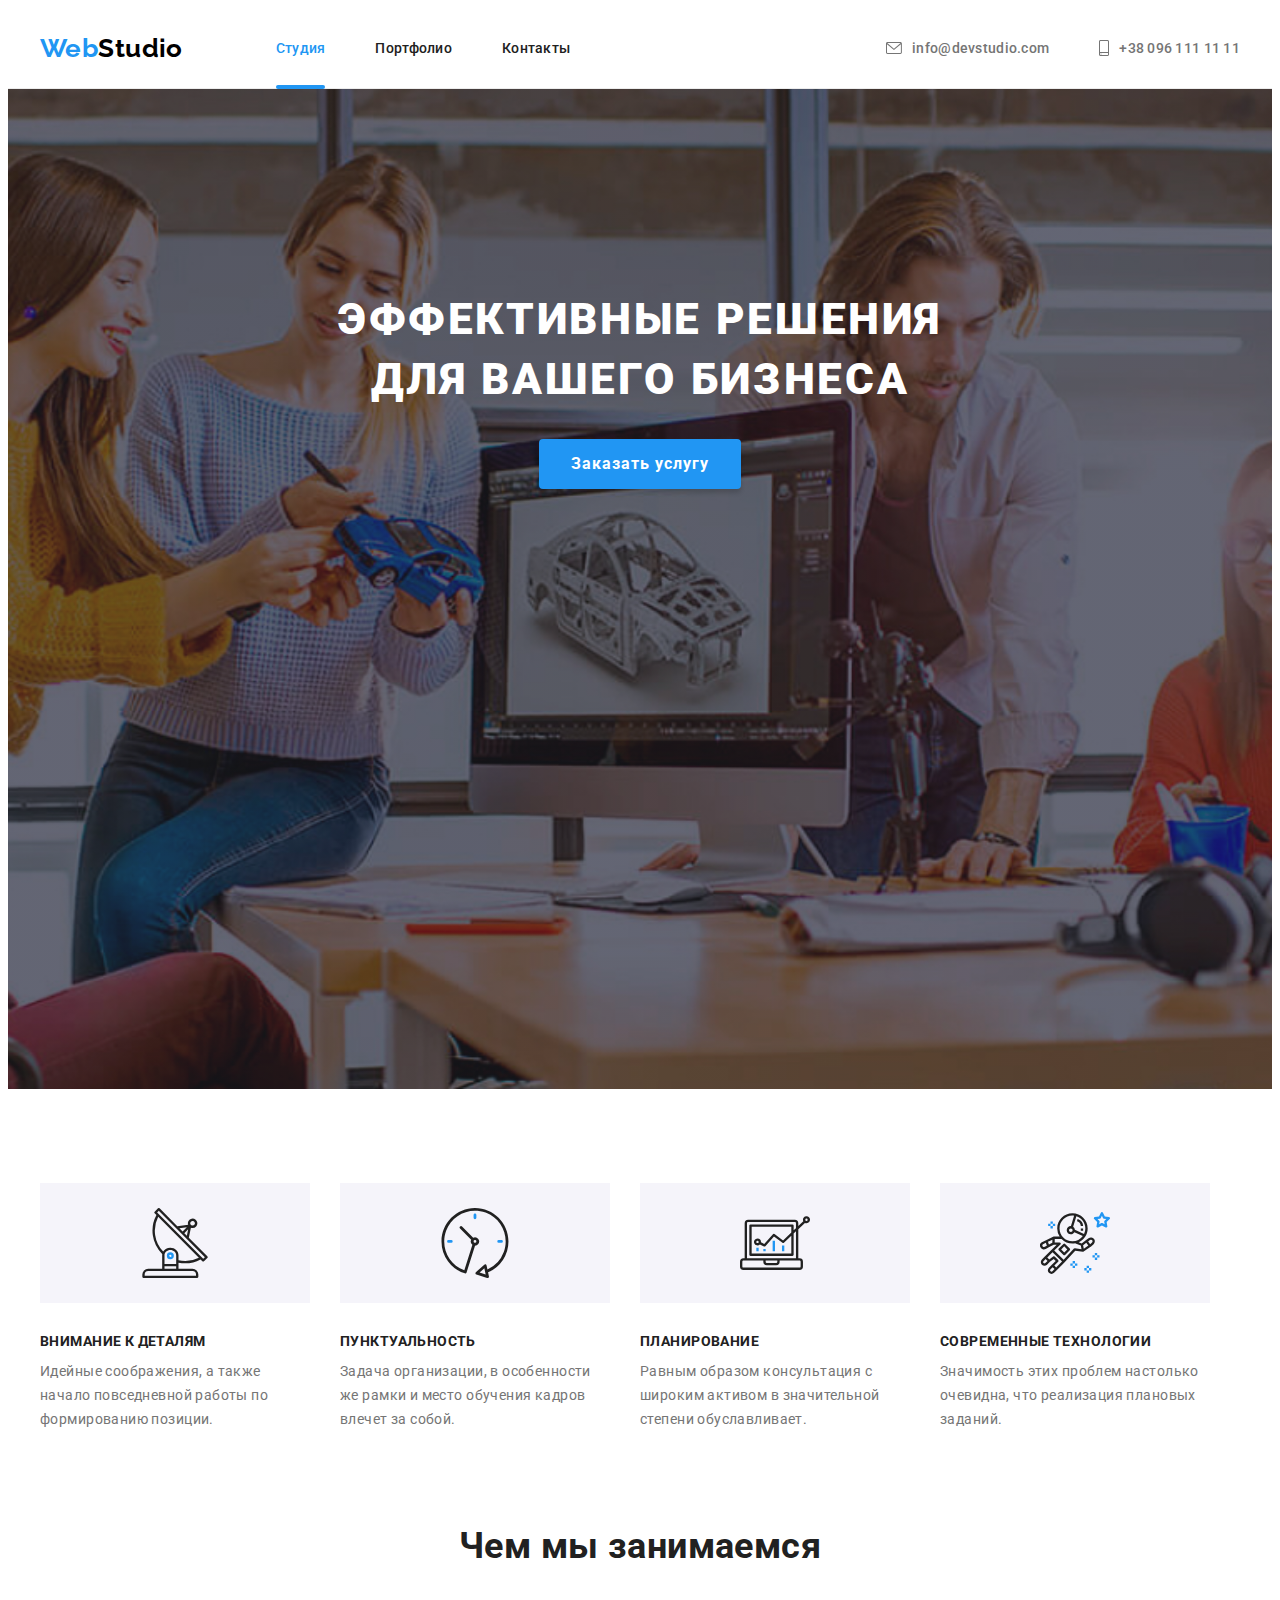
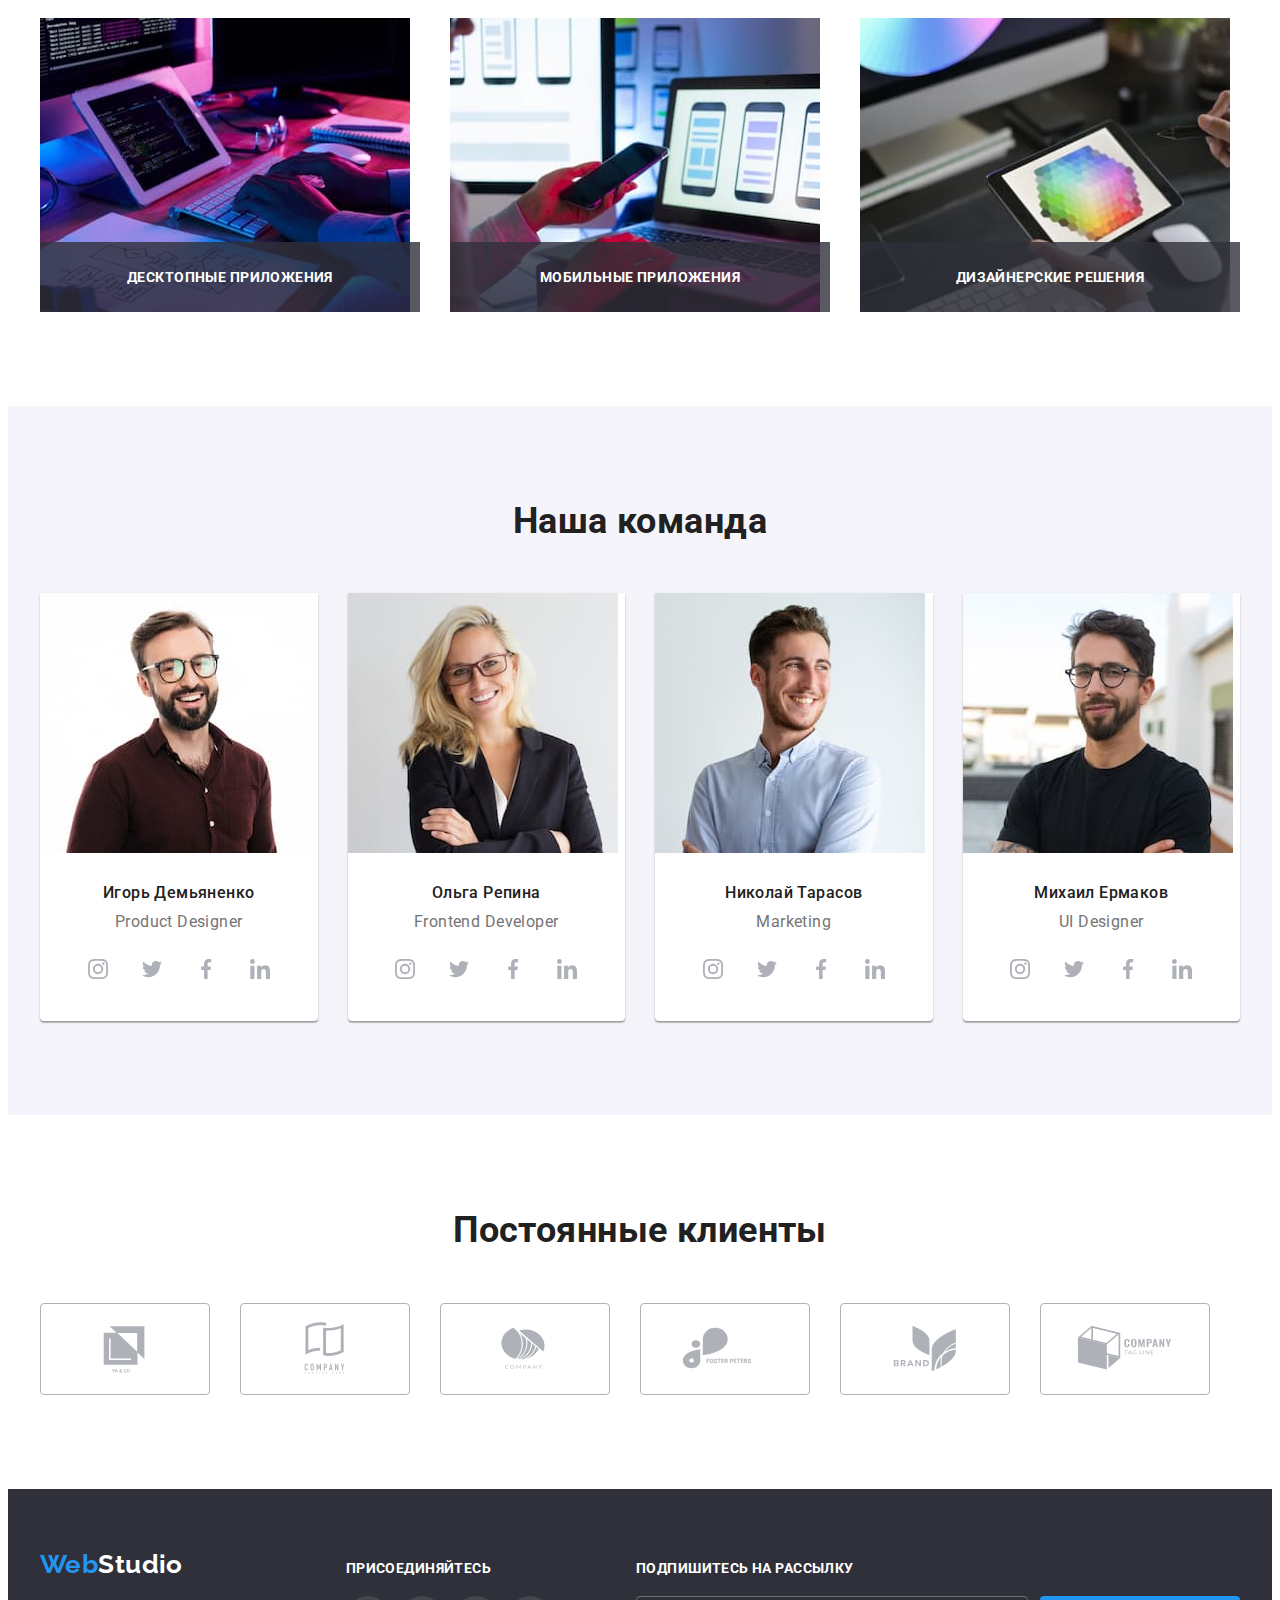
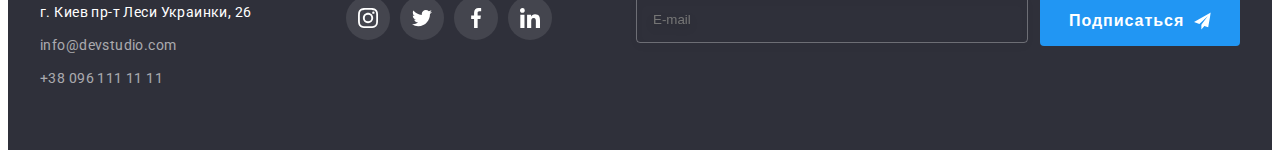
<file: index.html>
<!DOCTYPE html>
<html lang="en">
  <head>
    <meta charset="UTF-8" />
    <meta http-equiv="X-UA-Compatible" content="IE=edge" />
    <meta name="viewport" content="width=device-width, initial-scale=1.0" />
    <link rel="preconnect" href="https://fonts.googleapis.com" />
    <link rel="preconnect" href="https://fonts.gstatic.com" crossorigin />
    <link
      href="https://fonts.googleapis.com/css2?family=Raleway:wght@700&family=Roboto:wght@400;500;700;900&display=swap"
      rel="stylesheet"
    />
    <link
      rel="stylesheet"
      href="https://cdnjs.cloudflare.com/ajax/libs/modern-normalize/1.1.0/modern-normalize.min.css"
      integrity="sha512-wpPYUAdjBVSE4KJnH1VR1HeZfpl1ub8YT/NKx4PuQ5NmX2tKuGu6U/JRp5y+Y8XG2tV+wKQpNHVUX03MfMFn9Q=="
      crossorigin="anonymous"
      referrerpolicy="no-referrer"
    />
    <link rel="stylesheet" href="./css/styles.css" />
    <title>Web Studio</title>
  </head>

  <body data-page>
    <!--шапка сайта-->

    <header class="header">
      <div class="conteiner header-conteiner">
        <a href="./index.html" class="logo link"
          >Web<span class="logo-style">Studio</span></a
        >
        <nav class="header-nav">
          <ul class="header-list list">
            <li class="header-item">
              <a
                href="./index.html"
                lang="ru"
                class="header-link link header-nav-item header-link-current"
              >
                Студия
              </a>
            </li>
            <li class="header-item">
              <a
                href="./portfolio.html"
                lang="ru"
                class="header-link header-nav-item link"
              >
                Портфолио
              </a>
            </li>
            <li class="header-item">
              <a
                href="#contacts"
                lang="ru"
                class="header-link header-nav-item link"
              >
                Контакты
              </a>
            </li>
          </ul>
        </nav>
        <ul class="contacts list">
          <li class="header-mail">
            <a href="mailto:info@devstudio.com" class="mail header-link link">
              <svg class="mail-icon" width="16" height="12">
                <use href="./images/icons.svg#mail"></use>
              </svg>
              info@devstudio.com
            </a>
          </li>
          <li class="header-phone-number">
            <a href="tel:+380961111111" class="phone-number header-link link">
              <svg class="smartphone-icon" width="10" height="16">
                <use href="./images/icons.svg#smartphone"></use>
              </svg>
              +38 096 111 11 11
            </a>
          </li>
        </ul>
      </div>
    </header>

    <!--основной контент-->

    <main>
      <section class="hero-section section">
        <div class="conteiner hero-conteiner">
          <!--Кнопка-->

          <h1 lang="ru" class="hero-h">
            Эффективные решения для вашего бизнеса
          </h1>

          <button type="button" lang="ru" class="hero-button" data-modal-open>
            Заказать услугу
          </button>
        </div>
      </section>

      <section class="section">
        <div class="conteiner benefits-conteiner">
          <h2 lang="ru" class="visually-hidden">
            Преимущества и достоинства компании
          </h2>

          <ul class="our-benefits list" lang="RU">
            <li class="benefits-list">
              <div class="benefits-icon-block">
                <svg class="benefits-icion" width="70" height="70">
                  <use href="./images/icons.svg#antenna"></use>
                </svg>
              </div>
              <h3 class="benefits" lang="ru">Внимание к деталям</h3>
              <p lang="ru" class="benefits-item">
                Идейные соображения, а также начало повседневной работы по
                формированию позиции.
              </p>
            </li>
            <li class="benefits-list">
              <div class="benefits-icon-block">
                <svg class="benefits-icion" width="70" height="70">
                  <use href="./images/icons.svg#clock"></use>
                </svg>
              </div>
              <h3 class="benefits" lang="ru">Пунктуальность</h3>
              <p lang="ru" class="benefits-item">
                Задача организации, в особенности же рамки и место обучения
                кадров влечет за собой.
              </p>
            </li>
            <li class="benefits-list">
              <div class="benefits-icon-block">
                <svg class="benefits-icion" width="70" height="70">
                  <use href="./images/icons.svg#diagram"></use>
                </svg>
              </div>

              <h3 class="benefits" lang="ru">Планирование</h3>
              <p lang="ru" class="benefits-item">
                Равным образом консультация с широким активом в значительной
                степени обуславливает.
              </p>
            </li>
            <li class="benefits-list">
              <div class="benefits-icon-block">
                <svg class="benefits-icion" width="70" height="70">
                  <use href="./images/icons.svg#astronaut"></use>
                </svg>
              </div>
              <h3 class="benefits" lang="ru">Современные технологии</h3>
              <p class="benefits-item" lang="ru">
                Значимость этих проблем настолько очевидна, что реализация
                плановых заданий.
              </p>
            </li>
          </ul>
        </div>
      </section>

      <section class="section profession">
        <div class="conteiner profession-conteiner">
          <!--Род деятельности-->

          <h2 lang="ru" class="profession-h">Чем мы занимаемся</h2>

          <ul class="profession-list list">
            <li class="profession-item">
              <img src="./images/img-1.jpg" width="370" alt="some code" />
              <p class="profession-discription">Десктопные приложения</p>
            </li>
            <li class="profession-item">
              <img src="./images/img-2.jpg" width="370" alt="mobile layout" />
              <p class="profession-discription">Мобильные приложения</p>
            </li>
            <li class="profession-item">
              <img src="./images/img-3.jpg" width="370" alt="RGB Cube" />
              <p class="profession-discription">Дизайнерские решения</p>
            </li>
          </ul>
        </div>
      </section>

      <section class="section team">
        <div class="conteiner team-conteiner">
          <!--Коллектив-->

          <h2 lang="ru" class="team-h">Наша команда</h2>

          <ul class="our-team list">
            <li class="team-item">
              <img
                src="./images/igor.jpg"
                alt="Игорь Демьяненко"
                class="teammate-photo"
                width="270px"
              />
              <div class="team-wrapper">
                <h3 lang="ru" class="teammate">Игорь Демьяненко</h3>
                <p class="teammate-profession">Product Designer</p>
                <ul class="social-list list">
                  <li class="social-item">
                    <a
                      class="link social-link"
                      target="_blank"
                      rel="noopener noreferrer"
                      aria-label="instagram"
                      href=""
                    >
                      <svg class="social-icon" width="20" height="20">
                        <use href="./images/icons.svg#instagram"></use>
                      </svg>
                    </a>
                  </li>
                  <li class="social-item">
                    <a
                      class="link social-link"
                      target="_blank"
                      rel="noopener noreferrer"
                      aria-label="twitter"
                      href=""
                    >
                      <svg class="social-icon" width="20" height="20">
                        <use href="./images/icons.svg#twitter"></use>
                      </svg>
                    </a>
                  </li>
                  <li class="social-item">
                    <a
                      class="link social-link"
                      target="_blank"
                      rel="noopener noreferrer"
                      aria-label="facebook"
                      href=""
                    >
                      <svg class="social-icon" width="20" height="20">
                        <use href="./images/icons.svg#facebook"></use>
                      </svg>
                    </a>
                  </li>
                  <li class="social-item">
                    <a
                      class="link social-link"
                      target="_blank"
                      rel="noopener noreferrer"
                      aria-label="linkedin"
                      href=""
                    >
                      <svg class="social-icon" width="20" height="20">
                        <use href="./images/icons.svg#linkedin"></use>
                      </svg>
                    </a>
                  </li>
                </ul>
              </div>
            </li>
            <li class="team-item">
              <img
                src="./images/olga.jpg"
                alt="Ольга Репина"
                class="teammate-photo"
                width="270px"
              />
              <div class="team-wrapper">
                <h3 lang="ru" class="teammate">Ольга Репина</h3>
                <p class="teammate-profession">Frontend Developer</p>
                <ul class="social-list list">
                  <li class="social-item">
                    <a
                      class="link social-link"
                      target="_blank"
                      rel="noopener noreferrer"
                      aria-label="instagram"
                      href=""
                    >
                      <svg class="social-icon" width="20px" height="20px">
                        <use href="./images/icons.svg#instagram"></use>
                      </svg>
                    </a>
                  </li>
                  <li class="social-item">
                    <a
                      class="link social-link"
                      target="_blank"
                      rel="noopener noreferrer"
                      aria-label="twitter"
                      href=""
                    >
                      <svg class="social-icon" width="20px" height="20px">
                        <use href="./images/icons.svg#twitter"></use>
                      </svg>
                    </a>
                  </li>
                  <li class="social-item">
                    <a
                      class="link social-link"
                      target="_blank"
                      rel="noopener noreferrer"
                      aria-label="facebook"
                      href=""
                    >
                      <svg class="social-icon" width="20px" height="20px">
                        <use href="./images/icons.svg#facebook"></use>
                      </svg>
                    </a>
                  </li>
                  <li class="social-item">
                    <a
                      class="link social-link"
                      target="_blank"
                      rel="noopener noreferrer"
                      aria-label="linkedin"
                      href=""
                    >
                      <svg class="social-icon" width="20px" height="20px">
                        <use href="./images/icons.svg#linkedin"></use>
                      </svg>
                    </a>
                  </li>
                </ul>
              </div>
            </li>
            <li class="team-item">
              <img
                src="./images/nikolay.jpg"
                alt="Николай Тарасов"
                class="teammate-photo"
                width="270px"
              />
              <div class="team-wrapper">
                <h3 lang="ru" class="teammate">Николай Тарасов</h3>
                <p class="teammate-profession">Marketing</p>
                <ul class="social-list list">
                  <li class="social-item">
                    <a
                      class="link social-link"
                      target="_blank"
                      rel="noopener noreferrer"
                      aria-label="instagram"
                      href=""
                    >
                      <svg class="social-icon" width="20px" height="20px">
                        <use href="./images/icons.svg#instagram"></use>
                      </svg>
                    </a>
                  </li>
                  <li class="social-item">
                    <a
                      class="link social-link"
                      target="_blank"
                      rel="noopener noreferrer"
                      aria-label="twitter"
                      href=""
                    >
                      <svg class="social-icon" width="20px" height="20px">
                        <use href="./images/icons.svg#twitter"></use>
                      </svg>
                    </a>
                  </li>
                  <li class="social-item">
                    <a
                      class="link social-link"
                      target="_blank"
                      rel="noopener noreferrer"
                      aria-label="facebook"
                      href=""
                    >
                      <svg class="social-icon" width="20px" height="20px">
                        <use href="./images/icons.svg#facebook"></use>
                      </svg>
                    </a>
                  </li>
                  <li class="social-item">
                    <a
                      class="link social-link"
                      target="_blank"
                      rel="noopener noreferrer"
                      aria-label="linkedin"
                      href=""
                    >
                      <svg class="social-icon" width="20px" height="20px">
                        <use href="./images/icons.svg#linkedin"></use>
                      </svg>
                    </a>
                  </li>
                </ul>
              </div>
            </li>
            <li class="team-item">
              <img
                src="./images/michael.jpg"
                alt="Михаил Ермаков"
                class="teammate-photo"
                width="270px"
              />
              <div class="team-wrapper">
                <h3 lang="ru" class="teammate">Михаил Ермаков</h3>
                <p class="teammate-profession">UI Designer</p>
                <ul class="social-list list">
                  <li class="social-item">
                    <a
                      class="link social-link"
                      target="_blank"
                      rel="noopener noreferrer"
                      aria-label="instagram"
                      href=""
                    >
                      <svg class="social-icon" width="20px" height="20px">
                        <use href="./images/icons.svg#instagram"></use>
                      </svg>
                    </a>
                  </li>
                  <li class="social-item">
                    <a
                      class="link social-link"
                      target="_blank"
                      rel="noopener noreferrer"
                      aria-label="twitter"
                      href=""
                    >
                      <svg class="social-icon" width="20px" height="20px">
                        <use href="./images/icons.svg#twitter"></use>
                      </svg>
                    </a>
                  </li>
                  <li class="social-item">
                    <a
                      class="link social-link"
                      target="_blank"
                      rel="noopener noreferrer"
                      aria-label="facebook"
                      href=""
                    >
                      <svg class="social-icon" width="20px" height="20px">
                        <use href="./images/icons.svg#facebook"></use>
                      </svg>
                    </a>
                  </li>
                  <li class="social-item">
                    <a
                      class="link social-link"
                      target="_blank"
                      rel="noopener noreferrer"
                      aria-label="linkedin"
                      href=""
                    >
                      <svg class="social-icon" width="20px" height="20px">
                        <use href="./images/icons.svg#linkedin"></use>
                      </svg>
                    </a>
                  </li>
                </ul>
              </div>
            </li>
          </ul>
        </div>
      </section>

      <!--Секция клиентов-->

      <section class="section clients-section">
        <div class="conteiner clients-conteiner">
          <h2 lang="ru" class="clients-h">Постоянные клиенты</h2>
          <ul class="clients-list list">
            <li class="clients-item">
              <a
                class="clients-link link"
                href=""
                target="_blank"
                rel="noopener noreferrer"
                aria-label="client-logo"
              >
                <svg class="clients-icon" width="106" height="60">
                  <use href="./images/icons.svg#logo-1"></use>
                </svg>
              </a>
            </li>
            <li class="clients-item">
              <a
                class="clients-link link"
                href=""
                target="_blank"
                rel="noopener noreferrer"
                aria-label="client-logo"
              >
                <svg class="clients-icon" width="106" height="60">
                  <use href="./images/icons.svg#logo-2"></use>
                </svg>
              </a>
            </li>
            <li class="clients-item">
              <a
                class="clients-link link"
                href=""
                target="_blank"
                rel="noopener noreferrer"
                aria-label="client-logo"
              >
                <svg class="clients-icon" width="106" height="60">
                  <use href="./images/icons.svg#logo-3"></use>
                </svg>
              </a>
            </li>
            <li class="clients-item">
              <a
                class="clients-link link"
                href=""
                target="_blank"
                rel="noopener noreferrer"
                aria-label="client-logo"
              >
                <svg class="clients-icon" width="106" height="60">
                  <use href="./images/icons.svg#logo-4"></use>
                </svg>
              </a>
            </li>
            <li class="clients-item">
              <a
                class="clients-link link"
                href=""
                target="_blank"
                rel="noopener noreferrer"
                aria-label="client-logo"
              >
                <svg class="clients-icon" width="106" height="60">
                  <use href="./images/icons.svg#logo-5"></use>
                </svg>
              </a>
            </li>
            <li class="clients-item">
              <a
                class="clients-link link"
                href=""
                target="_blank"
                rel="noopener noreferrer"
                aria-label="client-logo"
              >
                <svg class="clients-icon" width="106" height="60">
                  <use href="./images/icons.svg#logo-6"></use>
                </svg>
              </a>
            </li>
          </ul>
        </div>
      </section>
    </main>
    <!--Подвал сайта-->

    <footer class="footer">
      <div class="conteiner footer-conteiner">
        <div class="address-conteiner">
          <a href="./index.html" class="logo link logo-footer"
            >Web<span class="logo-footer-style">Studio</span></a
          >

          <address id="contacts" class="contacts-list">
            <ul class="footer-list list">
              <li class="contacts-item">
                <a
                  href="https://goo.gl/maps/NZn9izQ7wEUG7ziZ7"
                  target="_blank"
                  rel="noopener nofollow"
                  class="link addres-link"
                >
                  г. Киев пр-т Леси Украинки, 26
                </a>
              </li>
              <li class="contacts-item">
                <a href="mailto:info@devstudio.com" class="mail-footer link">
                  info@devstudio.com
                </a>
              </li>
              <li class="contacts-item">
                <a href="tel:+380961111111" class="phone-number-footer link">
                  +38 096 111 11 11
                </a>
              </li>
            </ul>
          </address>
        </div>
        <div class="footer-socials-icons-conteiner">
          <p class="footer-socials-icons-conteiner-p">Присоединяйтесь</p>
          <ul class="footer-social-list list">
            <li class="footer-social-item">
              <a
                class="link footer-social-link"
                target="_blank"
                rel="noopener noreferrer"
                aria-label="instagram"
                href=""
              >
                <svg class="footer-social-icon" width="20" height="20">
                  <use href="./images/icons.svg#instagram"></use>
                </svg>
              </a>
            </li>
            <li class="footer-social-item">
              <a
                class="link footer-social-link"
                target="_blank"
                rel="noopener noreferrer"
                aria-label="twitter"
                href=""
              >
                <svg class="footer-social-icon" width="20" height="20">
                  <use href="./images/icons.svg#twitter"></use>
                </svg>
              </a>
            </li>
            <li class="footer-social-item">
              <a
                class="link footer-social-link"
                target="_blank"
                rel="noopener noreferrer"
                aria-label="facebook"
                href=""
              >
                <svg class="footer-social-icon" width="20" height="20">
                  <use href="./images/icons.svg#facebook"></use>
                </svg>
              </a>
            </li>
            <li class="footer-social-item">
              <a
                class="link footer-social-link"
                target="_blank"
                rel="noopener noreferrer"
                aria-label="linkedin"
                href=""
              >
                <svg class="footer-social-icon" width="20" height="20">
                  <use href="./images/icons.svg#linkedin"></use>
                </svg>
              </a>
            </li>
          </ul>
        </div>
        <div class="footer-form-box">
          <p class="footer-form-box-p">Подпишитесь на рассылку</p>
          <form class="footer-form" name="footer-form" autocomplete="off">
            <label class="footer-form-label">
              <input
                type="email"
                name="email"
                class="footer-input-form"
                placeholder="E-mail"
                required
              />
            </label>
            <button type="submit" class="footer-modal-form-btn">
              <span class="footer-modal-form-btn-txt">Подписаться</span>
              <svg class="footer-modal-form-btn-icon" width="24" height="24">
                <use href="./images/icons.svg#send-icon"></use>
              </svg>
            </button>
          </form>
        </div>
      </div>
    </footer>
    <!-- Modal Window-->
    <div class="backdrop is-hidden" data-modal>
      <div class="modal">
        <button class="modal-btn" data-modal-close>
          <svg class="modal-btn-icon" width="18" height="18">
            <use href="./images/icons.svg#close-icon"></use>
          </svg>
        </button>
        <form class="modal-form" name="modal-form" autocomplete="off">
          <strong class="modal-discription"
            >Оставьте свои данные, мы вам перезвоним</strong
          >
          <div class="form-group" role="group">
            <label class="form-field">
              <span class="label-comment">Имя</span>
              <input type="text" name="username" class="input-form" required />
              <svg class="form-icon" width="18" height="18">
                <use href="./images/icons.svg#name-icon"></use>
              </svg>
            </label>
            <label class="form-field">
              <span class="label-comment">Телефон</span>
              <input
                type="tel"
                name="user-phone-number"
                class="input-form"
                required
              />
              <svg class="form-icon" width="18" height="18">
                <use href="./images/icons.svg#tel-icon"></use>
              </svg>
            </label>
            <label class="form-field">
              <span class="label-comment">Почта</span>
              <input
                type="email"
                name="user-email"
                class="input-form"
                required
              />
              <svg class="form-icon" width="18" height="18">
                <use href="./images/icons.svg#email-icon"></use>
              </svg>
            </label>
            <label class="form-field">
              <span class="label-comment">Комментарий</span>
              <textarea
                name="comment"
                rows=""
                placeholder="Введите текст"
                class="input-form comment-form"
              ></textarea>
            </label>
          </div>
          <label class="modal-contract">
            <input
              type="checkbox"
              name="contract"
              class="contract-input visually-hidden"
              required
            />
            <svg class="contract-form-icon" width="16" height="15">
              <use
                href="./images/icons.svg#uncheck-icon"
                class="form-icon-uncheck"
              ></use>
              <use
                href="./images/icons.svg#check-icon"
                class="form-icon-check"
              ></use>
            </svg>
            <span class="contract-text"
              >Соглашаюсь с рассылкой и принимаю&nbsp;<a
                href=""
                target="_blank"
                rel="noopener noreferrer"
                class="link modal-contract-link"
                >Условия договора</a
              ></span
            >
          </label>
          <button type="submit" class="modal-form-btn">Отправить</button>
        </form>
      </div>
    </div>
    <script src="./js/modal.js/modal-script"></script>
  </body>
</html>
</file>
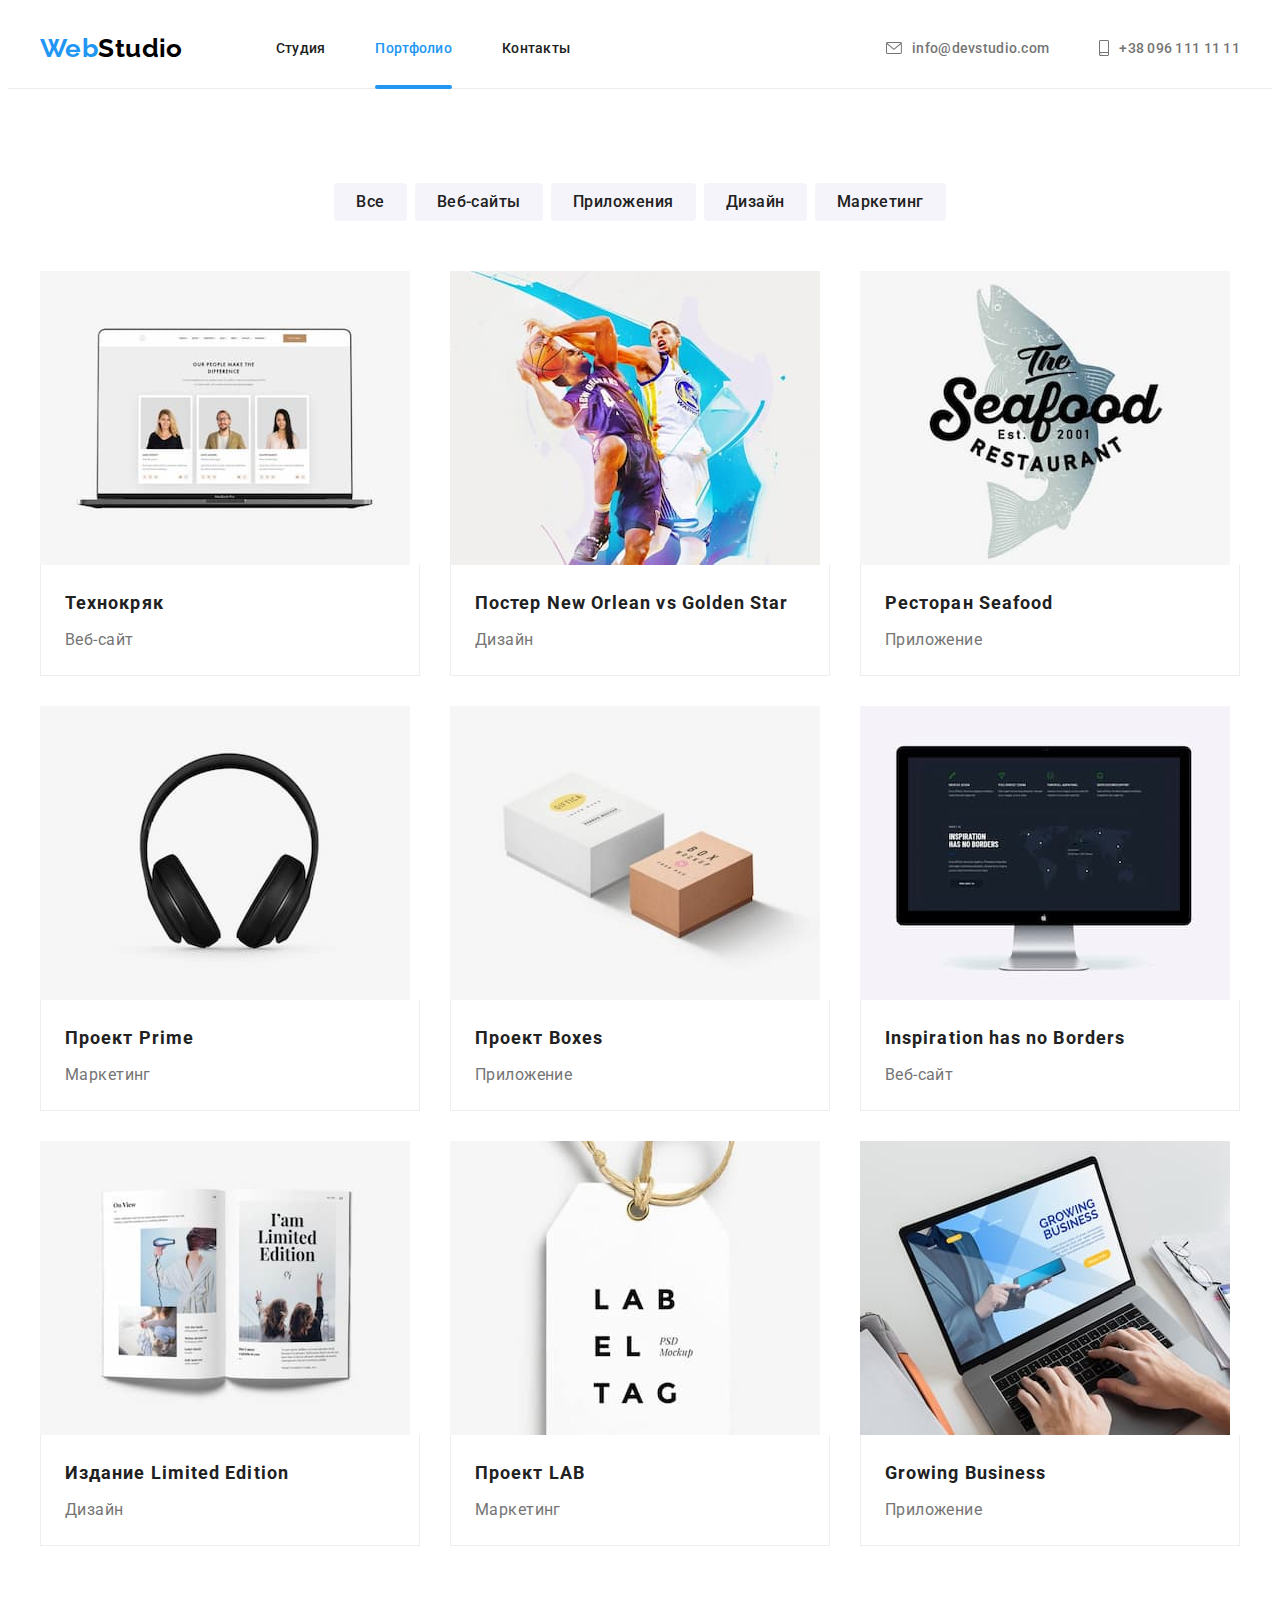
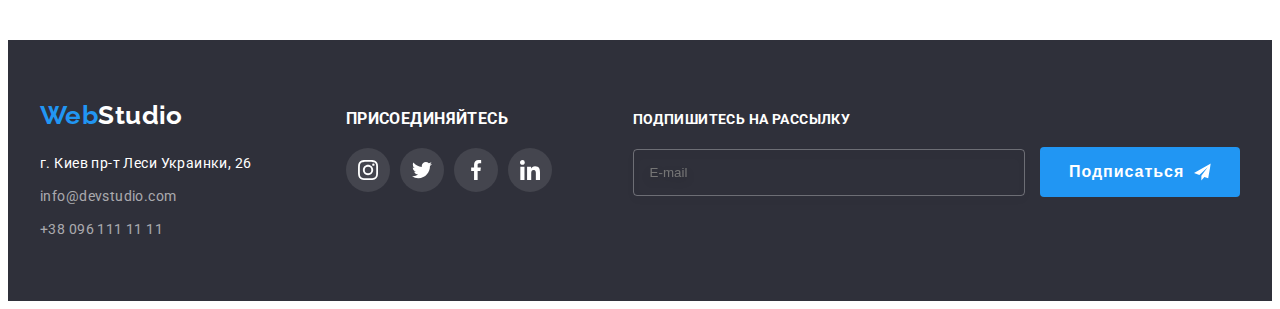
<file: portfolio.html>
<!DOCTYPE html>
<html lang="en">

<head>
  <meta charset="UTF-8" />
  <meta http-equiv="X-UA-Compatible" content="IE=edge" />
  <meta name="viewport" content="width=device-width, initial-scale=1.0" />
  <link rel="preconnect" href="https://fonts.googleapis.com" />
  <link rel="preconnect" href="https://fonts.gstatic.com" crossorigin />
  <link href="https://fonts.googleapis.com/css2?family=Raleway:wght@700&family=Roboto:wght@400;500;700;900&display=swap"
    rel="stylesheet" />
  <link rel="stylesheet" href="https://cdnjs.cloudflare.com/ajax/libs/modern-normalize/1.1.0/modern-normalize.min.css"
    integrity="sha512-wpPYUAdjBVSE4KJnH1VR1HeZfpl1ub8YT/NKx4PuQ5NmX2tKuGu6U/JRp5y+Y8XG2tV+wKQpNHVUX03MfMFn9Q=="
    crossorigin="anonymous" referrerpolicy="no-referrer" />
  <link rel="stylesheet" href="./css/styles.css" />
  <title>Portfolio</title>
</head>

<body>
  <!--шапка сайта-->

  <header class="header portfolio-header">
    <div class="conteiner header-conteiner portfolio-header-conteiner">
      <a href="./index.html" class="logo link">Web<span class="logo-style">Studio</span></a>
      <nav class="header-nav">
        <ul class="header-list list">
          <li class="header-item">
            <a href="./index.html" lang="ru" class="header-link link header-nav-item">
              Студия
            </a>
          </li>
          <li class="header-item">
            <a href="./portfolio.html" lang="ru" class="header-link link header-nav-item header-link-current">
              Портфолио
            </a>
          </li>
          <li class="header-item">
            <a href="#contacts" lang="ru" class="header-link header-nav-item link">
              Контакты
            </a>
          </li>
        </ul>
      </nav>

      <ul class="contacts list">
        <li class="header-mail">
          <a href="mailto:info@devstudio.com" class="mail header-link link">
            <svg class="mail-icon" width="16" height="12">
              <use href="./images/icons.svg#mail"></use>
            </svg>info@devstudio.com
          </a>
        </li>
        <li class="header-phone-number">
          <a href="tel:+380961111111" class="phone-number header-link link">
            <svg class="smartphone-icon" width="10" height="16">
              <use href="./images/icons.svg#smartphone"></use>
            </svg>+38 096 111 11 11
          </a>
        </li>
      </ul>
    </div>
  </header>

  <!--основной контент-->

  <main>
    <section class="buttons-portfolio-section section">
      <div class="conteiner portfolio-conteiner">
        <h1 class="visually-hidden" lang="ru">Наш продукт</h1>
        <ul class="buttons-list list">
          <li class="button-list-item">
            <button type="button" class="btn btn-current" lang="ru">
              Все
            </button>
          </li>
          <li class="button-list-item">
            <button type="button" class="btn" lang="ru">Веб-сайты</button>
          </li>
          <li class="button-list-item">
            <button type="button" class="btn" lang="ru">Приложения</button>
          </li>
          <li class="button-list-item">
            <button type="button" class="btn" lang="ru">Дизайн</button>
          </li>
          <li class="button-list-item">
            <button type="button" class="btn" lang="ru">Маркетинг</button>
          </li>
        </ul>
        <ul class="portfolio-list">
          <li class="portfolio-item list">
            <a class="portfolio-link link" href="">
              <div class="portfolio-photo">
                <img src="./images/portfolio-item-1.jpg" alt="Сайт технокряк" width="370" class="portfolio-img" />
                <div class="overlay">
                  <p class="overlay-text">
                    Ресурс предлагает комплексные предложения с разным уровнем функционала и сервисов. Все это позволит
                    посетителю получить исчерпывающие сведения о компании или частном лице.
                  </p>
                </div>
              </div>
              <div class="portfolio-name">
                <h3 class="portfolio-item-h" lang="ru">Технокряк</h3>
                <p class="portfolio-item-p" lang="ru">Веб-сайт</p>

              </div>
            </a>
          </li>
          <li class="portfolio-item list">
            <a class="portfolio-link link" href="">
              <div class="portfolio-photo">
                <img src="./images/portfolio-item-2.jpg" alt="Постер New Orlean vs Golden Star" width="370"
                  class="portfolio-img" />
                <div class="overlay">
                  <p class="overlay-text">
                    Ресурс предлагает комплексные предложения с разным уровнем функционала и сервисов. Все это позволит
                    посетителю получить исчерпывающие сведения о компании или частном лице.
                  </p>
                </div>
              </div>
              <div class="portfolio-name">
                <h3 class="portfolio-item-h" lang="ru">
                  Постер New Orlean vs Golden Star
                </h3>
                <p class="portfolio-item-p" lang="ru">Дизайн</p>
              </div>
            </a>
          </li>
          <li class="portfolio-item list">
            <a class="portfolio-link link" href="">
              <div class="portfolio-photo">
                <img src="./images/portfolio-item-3.jpg" alt="Ресторан Seafood" width="370" class="portfolio-img" />
                <div class="overlay">
                  <p class="overlay-text">
                    Ресурс предлагает комплексные предложения с разным уровнем функционала и сервисов. Все это позволит
                    посетителю получить исчерпывающие сведения о компании или частном лице.
                  </p>
                </div>
              </div>
              <div class="portfolio-name">
                <h3 class="portfolio-item-h" lang="ru">Ресторан Seafood</h3>
                <p class="portfolio-item-p" lang="ru">Приложение</p>

              </div>
            </a>
          </li>
          <li class="portfolio-item list">
            <a class="portfolio-link link" href="">
              <div class="portfolio-photo">
                <img src="./images/portfolio-item-4.jpg" alt="Проект Prime" width="370" class="portfolio-img" />
                <div class="overlay">
                  <p class="overlay-text">
                    Ресурс предлагает комплексные предложения с разным уровнем функционала и сервисов. Все это позволит
                    посетителю получить исчерпывающие сведения о компании или частном лице.
                  </p>
                </div>
              </div>
              <div class="portfolio-name">
                <h3 class="portfolio-item-h" lang="ru">Проект Prime</h3>
                <p class="portfolio-item-p" lang="ru">Маркетинг</p>

              </div>
            </a>
          </li>
          <li class="portfolio-item list">
            <a class="portfolio-link link" href="">
              <div class="portfolio-photo">
                <img src="./images/portfolio-item-5.jpg" alt="Проект Boxes" width="370" class="portfolio-img" />
                <div class="overlay">
                  <p class="overlay-text">
                    Ресурс предлагает комплексные предложения с разным уровнем функционала и сервисов. Все это позволит
                    посетителю получить исчерпывающие сведения о компании или частном лице.
                  </p>
                </div>
              </div>
              <div class="portfolio-name">
                <h3 class="portfolio-item-h" lang="ru">Проект Boxes</h3>
                <p class="portfolio-item-p" lang="ru">Приложение</p>

              </div>
            </a>
          </li>
          <li class="portfolio-item list">
            <a class="portfolio-link link" href="">
              <div class="portfolio-photo">
                <img src="./images/portfolio-item-6.jpg" alt="Inspiration has no Borders" width="370"
                  class="portfolio-img" />
                <div class="overlay">
                  <p class="overlay-text">
                    Ресурс предлагает комплексные предложения с разным уровнем функционала и сервисов. Все это позволит
                    посетителю получить исчерпывающие сведения о компании или частном лице.
                  </p>
                </div>
              </div>
              <div class="portfolio-name">
                <h3 class="portfolio-item-h" lang="ru">
                  Inspiration has no Borders
                </h3>
                <p class="portfolio-item-p" lang="ru">Веб-сайт</p>

              </div>
            </a>
          </li>
          <li class="portfolio-item list">
            <a class="portfolio-link link" href="">
              <div class="portfolio-photo">
                <img src="./images/portfolio-item-7.jpg" alt="Издание Limited Edition" width="370"
                  class="portfolio-img" />
                <div class="overlay">
                  <p class="overlay-text">
                    Ресурс предлагает комплексные предложения с разным уровнем функционала и сервисов. Все это позволит
                    посетителю получить исчерпывающие сведения о компании или частном лице.
                  </p>
                </div>
              </div>
              <div class="portfolio-name">
                <h3 class="portfolio-item-h" lang="ru">
                  Издание Limited Edition
                </h3>
                <p class="portfolio-item-p" lang="ru">Дизайн</p>

              </div>
            </a>
          </li>
          <li class="portfolio-item list">
            <a class="portfolio-link link" href="">
              <div class="portfolio-photo">
                <img src="./images/portfolio-item-8.jpg" alt="Проект LAB" width="370" class="portfolio-img" />
                <div class="overlay">
                  <p class="overlay-text">
                    Ресурс предлагает комплексные предложения с разным уровнем функционала и сервисов. Все это позволит
                    посетителю получить исчерпывающие сведения о компании или частном лице.
                  </p>
                </div>
              </div>
              <div class="portfolio-name">
                <h3 class="portfolio-item-h" lang="ru">Проект LAB</h3>
                <p class="portfolio-item-p" lang="ru">Маркетинг</p>

              </div>
            </a>
          </li>
          <li class="portfolio-item list">
            <a class="portfolio-link link" href="">
              <div class="portfolio-photo">
                <img src="./images/portfolio-item-9.jpg" alt="Growing Business" width="370" class="portfolio-img" />
                <div class="overlay">
                  <p class="overlay-text">
                    Ресурс предлагает комплексные предложения с разным уровнем функционала и сервисов. Все это позволит
                    посетителю получить исчерпывающие сведения о компании или частном лице.
                  </p>
                </div>
              </div>
              <div class="portfolio-name">
                <h3 class="portfolio-item-h" lang="ru">Growing Business</h3>
                <p class="portfolio-item-p" lang="ru">Приложение</p>

              </div>
            </a>
          </li>
        </ul>
      </div>
    </section>

    <!--Подвал сайта-->

    <footer class="footer">
      <div class="conteiner footer-conteiner">
        <div class="address-conteiner">
          <a href="./index.html" class="logo link logo-footer">Web<span class="logo-footer-style">Studio</span></a>

          <address id="contacts" class="contacts-list">
            <ul class="footer-list list">
              <li class="contacts-item">
                <a href="https://goo.gl/maps/NZn9izQ7wEUG7ziZ7" target="_blank" rel="noopener nofollow"
                  class="link addres-link" lang="ru">
                  г. Киев пр-т Леси Украинки, 26
                </a>
              </li>
              <li class="contacts-item">
                <a href="mailto:info@devstudio.com" class="mail-footer link">
                  info@devstudio.com
                </a>
              </li>
              <li class="contacts-item">
                <a href="tel:+380961111111" class="phone-number-footer link">
                  +38 096 111 11 11
                </a>
              </li>
            </ul>
          </address>
        </div>
        <div class="footer-socials-icons-conteiner">
          <h3 class="footer-socials-icons-conteiner-p">Присоединяйтесь</h3>
          <ul class="footer-social-list list">
            <li class="footer-social-item">
              <a class="link footer-social-link" target="_blank" rel="noopener noreferrer" aria-label="instagram"
                href="">
                <svg class="footer-social-icon" width="20" height="20">
                  <use href="./images/icons.svg#instagram"></use>
                </svg>
              </a>
            </li>
            <li class="footer-social-item">
              <a class="link footer-social-link" target="_blank" rel="noopener noreferrer" aria-label="twitter" href="">
                <svg class="footer-social-icon" width="20" height="20">
                  <use href="./images/icons.svg#twitter"></use>
                </svg>
              </a>
            </li>
            <li class="footer-social-item">
              <a class="link footer-social-link" target="_blank" rel="noopener noreferrer" aria-label="facebook"
                href="">
                <svg class="footer-social-icon" width="20" height="20">
                  <use href="./images/icons.svg#facebook"></use>
                </svg>
              </a>
            </li>
            <li class="footer-social-item">
              <a class="link footer-social-link" target="_blank" rel="noopener noreferrer" aria-label="linkedin"
                href="">
                <svg class="footer-social-icon" width="20" height="20">
                  <use href="./images/icons.svg#linkedin"></use>
                </svg>
              </a>
            </li>
          </ul>
        </div>
        <div class="footer-form-box">
          <p class="footer-form-box-p">Подпишитесь на рассылку</p>
          <form class="footer-form" name="footer-form" autocomplete="off">
            <div class="mail-and-button">
            <label class="footer-form-label">
              <input
                type="email"
                name="email"
                class="footer-input-form"
                placeholder="E-mail"
              />
            </label>
            <button type="submit" class="footer-modal-form-btn">
              <span class="footer-modal-form-btn-txt">Подписаться</span>
              <svg class="footer-modal-form-btn-icon" width="24" height="24">
                <use href="./images/icons.svg#send-icon"></use>
              </svg>
            </button>
            </div>
          </form>
        </div>
      </div>
      </div>
    </footer>
  </main>
</body>

</html>
</file>
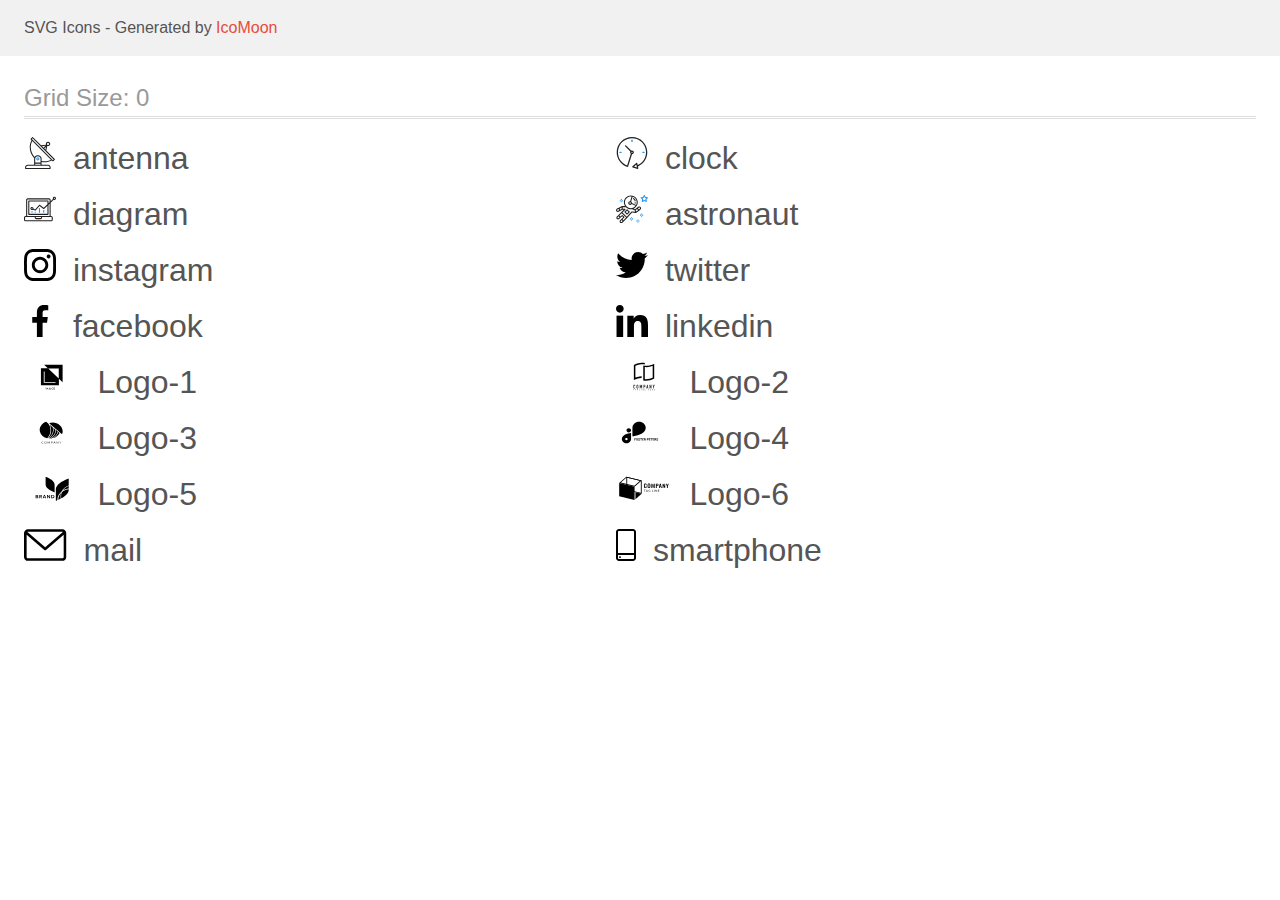
<file: images/icons/icomoon/demo.html>
<!doctype html>
<html>
<head>
    <title>IcoMoon - SVG Icons</title>
    <meta charset="utf-8">
    <meta name="viewport" content="width=device-width, initial-scale=1">
    <link rel="stylesheet" href="demo-files/demo.css">
    <link rel="stylesheet" href="style.css">
</head>
<body>
<svg aria-hidden="true" style="position: absolute; width: 0; height: 0; overflow: hidden;" version="1.1" xmlns="http://www.w3.org/2000/svg" xmlns:xlink="http://www.w3.org/1999/xlink">
<defs>
<symbol id="antenna" viewBox="0 0 32 32">
<path fill="#212121" style="fill: var(--color1, #212121)" d="M30.773 22.098l-8.443-8.505 0.937-4.615c0.242 0.094 0.499 0.144 0.758 0.146h0.006c1.192 0.014 2.17-0.941 2.184-2.133s-0.941-2.17-2.133-2.184c-1.192-0.014-2.17 0.941-2.184 2.133-0.003 0.255 0.039 0.509 0.125 0.749l-4.96 0.605-8.091-8.133c-0.099-0.101-0.235-0.159-0.377-0.16-0.14 0.001-0.274 0.056-0.373 0.155l-1.513 1.504c-0.208 0.208-0.208 0.546 0 0.754l0.814 0.826c-3.153 5.798-2.129 12.978 2.519 17.663 0.043 0.041 0.092 0.074 0.146 0.098-0.034 0.18-0.051 0.364-0.052 0.547v6.187h-6.4c-1.472 0.002-2.665 1.195-2.667 2.667v1.067c0 0.295 0.239 0.533 0.533 0.533h24.533c0.295 0 0.533-0.239 0.533-0.533v-1.067c-0.002-1.472-1.195-2.665-2.667-2.667h-6.4v-2.742c1.003 0.21 2.024 0.317 3.049 0.32 2.458-0.003 4.877-0.615 7.040-1.783l0.818 0.823c0.099 0.101 0.235 0.159 0.377 0.16 0.14-0.001 0.274-0.056 0.373-0.155l1.513-1.504c0.208-0.208 0.208-0.546 0-0.754zM23.28 6.233c0.418-0.415 1.093-0.414 1.508 0.004s0.414 1.093-0.004 1.508c-0.2 0.199-0.47 0.31-0.752 0.31h-0.003c-0.589-0.003-1.064-0.483-1.061-1.072 0.002-0.282 0.115-0.552 0.314-0.751h-0.002zM22.024 9.738l-0.598 2.946-1.175-1.182 1.774-1.763zM21.419 8.836l-1.92 1.909-1.485-1.493 3.405-0.415zM24.004 28.8c0.884 0 1.6 0.716 1.6 1.6v0.533h-23.467v-0.533c0-0.884 0.716-1.6 1.6-1.6h20.267zM16.537 26.667v1.067h-5.333v-1.067h5.333zM11.204 25.6v-4.053c0-1.294 1.196-2.347 2.667-2.347s2.667 1.053 2.667 2.347v4.053h-5.333zM17.604 23.904v-2.357c0-1.882-1.675-3.413-3.733-3.413-1.331-0.020-2.576 0.657-3.281 1.786-4.058-4.274-4.971-10.645-2.279-15.887l18.602 18.708c-2.872 1.461-6.165 1.873-9.309 1.163zM28.893 23.22l-21.057-21.181 0.755-0.752 7.935 7.98c0.004 0 0.006 0.007 0.010 0.010l13.115 13.191-0.757 0.752z"></path>
<path fill="#2196f3" style="fill: var(--color2, #2196f3)" d="M13.876 20.267h-0.005c-0.884-0.001-1.601 0.714-1.602 1.598s0.714 1.601 1.598 1.602h0.005c0.884 0.001 1.601-0.714 1.602-1.598s-0.714-1.601-1.598-1.602zM14.249 22.245c-0.1 0.1-0.236 0.156-0.378 0.155-0.295-0.002-0.532-0.242-0.531-0.536 0.001-0.141 0.057-0.276 0.157-0.375s0.233-0.154 0.373-0.155c0.295 0.002 0.532 0.241 0.53 0.536-0.001 0.141-0.057 0.276-0.157 0.375h0.005z"></path>
</symbol>
<symbol id="clock" viewBox="0 0 32 32">
<path fill="#212121" style="fill: var(--color1, #212121)" d="M31.297 15.301c-0.002-8.452-6.855-15.303-15.308-15.301s-15.303 6.855-15.301 15.308c0.001 6.658 4.307 12.551 10.649 14.576 0.061 0.019 0.124 0.029 0.187 0.029 0.121-0 0.239-0.032 0.342-0.094 0.135-0.080 0.236-0.207 0.283-0.356l3.865-12.25c1.057-0.005 1.909-0.866 1.903-1.923s-0.866-1.909-1.923-1.903c-0.284 0.001-0.565 0.067-0.82 0.191l-5.106-5.107c-0.253-0.245-0.657-0.238-0.902 0.016-0.239 0.247-0.239 0.639 0 0.886l5.103 5.109c-0.392 0.799-0.168 1.764 0.536 2.309l-3.683 11.673c-7.278-2.681-11.004-10.754-8.323-18.032s10.754-11.004 18.032-8.323 11.004 10.754 8.323 18.032c-1.31 3.556-4.001 6.431-7.462 7.973l-0.398-1.874c-0.073-0.344-0.411-0.565-0.756-0.492-0.109 0.023-0.209 0.074-0.292 0.148l-3.837 3.426c-0.263 0.234-0.287 0.637-0.052 0.9 0.076 0.085 0.174 0.149 0.283 0.184l4.899 1.563c0.335 0.108 0.694-0.077 0.802-0.412 0.034-0.106 0.040-0.219 0.017-0.328l-0.391-1.839c5.664-2.388 9.342-7.942 9.329-14.089zM15.992 14.664c0.352 0 0.638 0.286 0.638 0.638s-0.286 0.638-0.638 0.638c-0.352 0-0.638-0.285-0.638-0.638s0.285-0.638 0.638-0.638zM18.093 29.528l2.184-1.948 0.603 2.84-2.787-0.892z"></path>
<path fill="#2196f3" style="fill: var(--color2, #2196f3)" d="M15.354 3.185v1.275c0 0.352 0.285 0.638 0.638 0.638s0.638-0.285 0.638-0.638v-1.275c0-0.352-0.286-0.638-0.638-0.638s-0.638 0.286-0.638 0.638z"></path>
<path fill="#2196f3" style="fill: var(--color2, #2196f3)" d="M3.876 14.664c-0.352 0-0.638 0.286-0.638 0.638s0.285 0.638 0.638 0.638h1.275c0.352 0 0.638-0.285 0.638-0.638s-0.285-0.638-0.638-0.638h-1.275z"></path>
<path fill="#2196f3" style="fill: var(--color2, #2196f3)" d="M28.108 15.939c0.352 0 0.638-0.285 0.638-0.638s-0.285-0.638-0.638-0.638h-1.275c-0.352 0-0.638 0.286-0.638 0.638s0.286 0.638 0.638 0.638h1.275z"></path>
</symbol>
<symbol id="diagram" viewBox="0 0 32 32">
<path fill="#2196f3" style="fill: var(--color2, #2196f3)" d="M14.926 14.965h1.066v4.798h-1.066v-4.797z"></path>
<path fill="#2196f3" style="fill: var(--color2, #2196f3)" d="M19.19 17.097h1.066v2.665h-1.066v-2.665z"></path>
<path fill="#2196f3" style="fill: var(--color2, #2196f3)" d="M10.661 18.696h1.066v1.066h-1.066v-1.066z"></path>
<path fill="#2196f3" style="fill: var(--color2, #2196f3)" d="M7.463 18.163h1.066v1.599h-1.066v-1.599z"></path>
<path fill="#212121" style="fill: var(--color1, #212121)" d="M1.599 28.291h25.587c0.883 0 1.599-0.716 1.599-1.599v-2.132c0-0.883-0.716-1.599-1.599-1.599h-0.533v-13.293l3.028-2.868c0.703 0.346 1.553 0.136 2.013-0.499s0.396-1.508-0.152-2.068-1.42-0.644-2.065-0.198c-0.644 0.446-0.873 1.292-0.542 2.002l-2.281 2.163v-1.23c0-0.883-0.716-1.599-1.599-1.599h-21.322c-0.883 0-1.599 0.716-1.599 1.599v15.992h-0.533c-0.883 0-1.599 0.716-1.599 1.599v2.132c0 0.883 0.716 1.599 1.599 1.599zM30.384 4.837c0.294 0 0.533 0.239 0.533 0.533s-0.239 0.533-0.533 0.533c-0.294 0-0.533-0.239-0.533-0.533s0.239-0.533 0.533-0.533zM3.198 6.969c0-0.294 0.239-0.533 0.533-0.533h21.322c0.294 0 0.533 0.239 0.533 0.533v2.239l-1.066 1.013v-2.186c0-0.294-0.239-0.533-0.533-0.533h-19.19c-0.294 0-0.533 0.239-0.533 0.533v13.326c0 0.294 0.239 0.533 0.533 0.533h19.19c0.294 0 0.533-0.239 0.533-0.533v-9.674l1.066-1.010v12.284h-22.388v-15.992zM7.996 13.899c-0.721-0.002-1.354 0.478-1.546 1.174s0.105 1.433 0.725 1.801c0.62 0.368 1.41 0.276 1.928-0.226l1.853 0.93c0.215 0.108 0.476 0.057 0.636-0.123l3.939-4.431 3.872 2.901c0.208 0.156 0.498 0.139 0.686-0.039l3.365-3.188v8.131h-18.124v-12.26h18.124v2.66l-3.771 3.572-3.904-2.927c-0.222-0.166-0.534-0.135-0.718 0.072l-3.993 4.493-1.493-0.746c0.011-0.064 0.018-0.129 0.020-0.193 0-0.883-0.716-1.599-1.599-1.599zM8.529 15.498c0 0.294-0.239 0.533-0.533 0.533s-0.533-0.239-0.533-0.533c0-0.294 0.239-0.533 0.533-0.533s0.533 0.239 0.533 0.533zM11.727 24.027h5.331v0.533c0 0.294-0.239 0.533-0.533 0.533h-4.264c-0.294 0-0.533-0.239-0.533-0.533v-0.533zM1.066 24.56c0-0.294 0.239-0.533 0.533-0.533h9.062v0.533c0 0.883 0.716 1.599 1.599 1.599h4.264c0.883 0 1.599-0.716 1.599-1.599v-0.533h9.062c0.294 0 0.533 0.239 0.533 0.533v2.132c0 0.294-0.239 0.533-0.533 0.533h-25.587c-0.294 0-0.533-0.239-0.533-0.533v-2.132z"></path>
</symbol>
<symbol id="astronaut" viewBox="0 0 32 32">
<path fill="#2196f3" style="fill: var(--color2, #2196f3)" d="M31.974 4.524c-0.063-0.193-0.229-0.333-0.43-0.363l-1.91-0.278-0.855-1.731c-0.179-0.365-0.777-0.365-0.956 0l-0.855 1.731-1.91 0.278c-0.201 0.029-0.367 0.17-0.431 0.363-0.062 0.193-0.011 0.405 0.135 0.547l1.383 1.348-0.326 1.903c-0.034 0.2 0.048 0.402 0.212 0.522 0.166 0.121 0.382 0.135 0.562 0.040l1.709-0.899 1.709 0.899c0.078 0.041 0.164 0.061 0.249 0.061 0.11 0 0.221-0.034 0.314-0.102 0.164-0.119 0.246-0.322 0.212-0.522l-0.326-1.903 1.383-1.348c0.145-0.142 0.197-0.354 0.135-0.547zM29.511 5.851c-0.125 0.122-0.183 0.299-0.153 0.472l0.191 1.114-1-0.526c-0.078-0.041-0.163-0.061-0.249-0.061s-0.17 0.020-0.249 0.061l-1.001 0.526 0.191-1.114c0.030-0.173-0.028-0.349-0.153-0.472l-0.81-0.789 1.119-0.163c0.174-0.025 0.324-0.134 0.402-0.292l0.5-1.013 0.5 1.013c0.078 0.157 0.228 0.267 0.402 0.292l1.119 0.163-0.809 0.789z"></path>
<path fill="#2196f3" style="fill: var(--color2, #2196f3)" d="M26.134 20.522h-1.067v1.067h1.067v-1.067z"></path>
<path fill="#2196f3" style="fill: var(--color2, #2196f3)" d="M26.134 22.656h-1.067v1.067h1.067v-1.067z"></path>
<path fill="#2196f3" style="fill: var(--color2, #2196f3)" d="M27.2 21.589h-1.067v1.067h1.067v-1.067z"></path>
<path fill="#2196f3" style="fill: var(--color2, #2196f3)" d="M25.067 21.589h-1.067v1.067h1.067v-1.067z"></path>
<path fill="#2196f3" style="fill: var(--color2, #2196f3)" d="M22.4 26.389h-1.067v1.067h1.067v-1.067z"></path>
<path fill="#2196f3" style="fill: var(--color2, #2196f3)" d="M22.4 28.522h-1.067v1.067h1.067v-1.067z"></path>
<path fill="#2196f3" style="fill: var(--color2, #2196f3)" d="M23.467 27.456h-1.067v1.067h1.067v-1.067z"></path>
<path fill="#2196f3" style="fill: var(--color2, #2196f3)" d="M21.333 27.456h-1.067v1.067h1.067v-1.067z"></path>
<path fill="#2196f3" style="fill: var(--color2, #2196f3)" d="M16 24.256h-1.067v1.067h1.067v-1.067z"></path>
<path fill="#2196f3" style="fill: var(--color2, #2196f3)" d="M16 26.389h-1.067v1.067h1.067v-1.067z"></path>
<path fill="#2196f3" style="fill: var(--color2, #2196f3)" d="M17.067 25.322h-1.067v1.067h1.067v-1.067z"></path>
<path fill="#2196f3" style="fill: var(--color2, #2196f3)" d="M14.933 25.322h-1.067v1.067h1.067v-1.067z"></path>
<path fill="#2196f3" style="fill: var(--color2, #2196f3)" d="M5.867 6.122h-1.067v1.067h1.067v-1.067z"></path>
<path fill="#2196f3" style="fill: var(--color2, #2196f3)" d="M5.867 8.255h-1.067v1.067h1.067v-1.067z"></path>
<path fill="#2196f3" style="fill: var(--color2, #2196f3)" d="M6.933 7.189h-1.067v1.067h1.067v-1.067z"></path>
<path fill="#2196f3" style="fill: var(--color2, #2196f3)" d="M4.8 7.189h-1.067v1.067h1.067v-1.067z"></path>
<path fill="#212121" style="fill: var(--color1, #212121)" d="M24.715 14.159c-0.287-0.388-0.709-0.637-1.188-0.705-0.481-0.068-0.956 0.058-1.34 0.352l-1.252 0.96-1.898 1.417-1.358-0.541c2.421-1.086 4.114-3.508 4.114-6.32 0-3.823-3.123-6.933-6.961-6.933s-6.961 3.11-6.961 6.933c0 1.386 0.414 2.674 1.12 3.758l-2.764-0.024c-0.002 0-0.003 0-0.005 0-0.009 0-0.015 0.004-0.023 0.005-0.053 0.002-0.105 0.013-0.155 0.031-0.013 0.005-0.026 0.008-0.038 0.013-0.006 0.003-0.013 0.003-0.019 0.006l-3.233 1.596c-0.001 0-0.001 0-0.001 0.001l-1.893 0.911c-0.021 0.009-0.042 0.021-0.063 0.035-0.755 0.502-1.012 1.489-0.598 2.295 0.22 0.429 0.595 0.745 1.056 0.889 0.178 0.055 0.359 0.083 0.539 0.083 0.29 0 0.577-0.071 0.839-0.211l1.388-0.738 2.264-1.169 1.357-0.008-5.442 5.416c-0.001 0.001-0.001 0.001-0.002 0.001l-1.339 1.333c-0.316 0.315-0.49 0.732-0.49 1.178s0.174 0.863 0.49 1.179c0.325 0.323 0.752 0.485 1.179 0.485s0.854-0.162 1.18-0.485l1.314-1.309 1.741-1.3 0.901 0.897-1.762 1.754c-0 0.001-0.001 0.001-0.002 0.001l-1.339 1.333c-0.316 0.315-0.49 0.732-0.49 1.178s0.174 0.863 0.49 1.179c0.325 0.323 0.753 0.485 1.18 0.485s0.855-0.162 1.18-0.485l3.482-3.467c0.001-0.001 0.001-0.001 0.001-0.002l1.010-1-0.004-0.004c0.006-0.006 0.015-0.009 0.022-0.015l5.166-5.658 3.471 0.494c0.025 0.004 0.050 0.005 0.075 0.005 0.065 0 0.127-0.015 0.187-0.038 0.018-0.006 0.033-0.015 0.050-0.023 0.019-0.010 0.039-0.015 0.058-0.027l3.213-2.133c0.012-0.008 0.018-0.021 0.029-0.029 0.013-0.010 0.029-0.014 0.041-0.026l1.271-1.191c0.662-0.62 0.753-1.635 0.212-2.362zM2.13 17.77c-0.173 0.093-0.37 0.111-0.558 0.052-0.187-0.058-0.338-0.186-0.427-0.358-0.161-0.314-0.068-0.695 0.214-0.902l1.314-0.632 0.449 1.312-0.992 0.528zM5.628 15.942l-1.548 0.8-0.439-1.283 2.027-1.001-0.040 1.484zM20.727 9.322c0 0.918-0.219 1.785-0.599 2.559l-4.181-1.899c-0.044-0.573-0.341-1.075-0.788-1.388l1.464-4.86c2.378 0.756 4.105 2.974 4.105 5.588zM8.938 9.322c0-3.235 2.644-5.867 5.894-5.867 0.253 0 0.5 0.021 0.745 0.052l-1.432 4.754c-0.019-0.001-0.037-0.006-0.057-0.006-1.033 0-1.873 0.837-1.873 1.867s0.84 1.867 1.873 1.867c0.694 0 1.294-0.383 1.618-0.945l3.862 1.755c-1.075 1.446-2.795 2.39-4.737 2.39-3.25 0-5.894-2.632-5.894-5.867zM14.894 10.122c0 0.441-0.362 0.8-0.806 0.8s-0.806-0.359-0.806-0.8c0-0.441 0.362-0.8 0.806-0.8s0.806 0.359 0.806 0.8zM2.465 25.146c-0.236 0.234-0.619 0.234-0.854 0.001-0.114-0.114-0.176-0.263-0.176-0.423s0.062-0.309 0.176-0.421l0.962-0.958 0.851 0.848-0.959 0.955zM5.679 28.88c-0.236 0.234-0.619 0.235-0.855 0.001-0.114-0.114-0.176-0.263-0.176-0.423s0.062-0.309 0.176-0.421l0.963-0.959 0.852 0.848-0.96 0.955zM9.16 25.411c-0.001 0-0.001 0-0.002 0.001l-1.765 1.76-0.852-0.848 1.763-1.755c0 0 0 0 0-0s0.001-0.001 0.002-0.001c0.040-0.040 0.065-0.088 0.090-0.135 0.007-0.014 0.020-0.026 0.026-0.040 0.017-0.041 0.019-0.085 0.026-0.129 0.003-0.025 0.014-0.047 0.014-0.073 0-0.036-0.013-0.070-0.020-0.106-0.006-0.032-0.006-0.065-0.019-0.095-0.020-0.050-0.055-0.094-0.091-0.138-0.010-0.012-0.014-0.027-0.025-0.038 0 0 0 0-0.001 0s-0.001-0.002-0.001-0.002l-1.607-1.6c-0.017-0.017-0.039-0.024-0.058-0.038-0.028-0.022-0.055-0.042-0.087-0.058-0.030-0.015-0.061-0.024-0.093-0.033-0.034-0.010-0.067-0.017-0.103-0.020-0.033-0.002-0.063 0.001-0.095 0.005-0.036 0.004-0.069 0.009-0.104 0.020-0.034 0.011-0.063 0.027-0.094 0.045-0.020 0.011-0.042 0.015-0.061 0.029l-1.773 1.324-0.901-0.897 2.399-2.386 4.361 4.289-0.928 0.919zM15.979 18.394c-0.015-0.002-0.030 0.004-0.045 0.003-0.039-0.002-0.076 0.001-0.115 0.007-0.030 0.005-0.059 0.011-0.088 0.021-0.034 0.012-0.065 0.028-0.097 0.047-0.030 0.018-0.057 0.037-0.083 0.061-0.013 0.011-0.028 0.017-0.040 0.029l-4.698 5.146-4.328-4.257 2.833-2.818c0.209-0.208 0.21-0.546 0.002-0.755-0.105-0.105-0.243-0.157-0.381-0.156v-0.001l-2.219 0.013 0.028-1.607 3.104 0.027c1.265 1.294 3.029 2.101 4.981 2.101 0.437 0 0.864-0.045 1.279-0.123 0.040 0.032 0.079 0.065 0.13 0.085l2.41 0.96 0.331 1.644-3.003-0.427zM20.020 18.572l-0.313-1.558 1.446-1.080 0.947 1.257-2.080 1.381zM23.774 15.741l-0.838 0.785-0.931-1.236 0.831-0.637c0.155-0.119 0.351-0.168 0.543-0.143 0.193 0.027 0.364 0.128 0.48 0.284 0.217 0.292 0.18 0.699-0.085 0.947z"></path>
<path fill="#212121" style="fill: var(--color1, #212121)" d="M13.602 18.544l-2.143-2.133c-0.207-0.207-0.545-0.207-0.753 0l-2.142 2.133c-0.1 0.101-0.157 0.236-0.157 0.378s0.056 0.278 0.157 0.378l2.142 2.133c0.104 0.103 0.241 0.155 0.377 0.155s0.273-0.052 0.376-0.155l2.143-2.133c0.1-0.1 0.157-0.236 0.157-0.378s-0.057-0.278-0.157-0.378zM11.083 20.303l-1.387-1.381 1.387-1.381 1.387 1.381-1.387 1.381z"></path>
<path fill="#212121" style="fill: var(--color1, #212121)" d="M17.164 5.071l-0.258 1.036c0.071 0.018 1.738 0.452 1.738 2.149h1.067c-0-2.017-1.666-2.965-2.547-3.185z"></path>
<path fill="#212121" style="fill: var(--color1, #212121)" d="M19.711 9.322h-1.067v1.067h1.067v-1.067z"></path>
</symbol>
<symbol id="instagram" viewBox="0 0 32 32">
<path d="M31.969 9.408c-0.075-1.7-0.35-2.869-0.744-3.882-0.406-1.075-1.032-2.038-1.851-2.838-0.8-0.813-1.769-1.444-2.832-1.844-1.019-0.394-2.182-0.669-3.882-0.744-1.713-0.081-2.257-0.1-6.601-0.1s-4.888 0.019-6.595 0.094c-1.7 0.075-2.869 0.35-3.882 0.744-1.075 0.406-2.038 1.031-2.838 1.85-0.813 0.8-1.444 1.769-1.844 2.832-0.394 1.019-0.669 2.182-0.744 3.882-0.081 1.713-0.1 2.257-0.1 6.601s0.019 4.888 0.094 6.595c0.075 1.7 0.35 2.869 0.744 3.882 0.406 1.075 1.038 2.038 1.85 2.838 0.8 0.813 1.769 1.444 2.832 1.844 1.019 0.394 2.182 0.669 3.882 0.744 1.706 0.075 2.25 0.094 6.595 0.094s4.888-0.019 6.595-0.094c1.7-0.075 2.869-0.35 3.882-0.744 2.151-0.832 3.851-2.532 4.682-4.682 0.394-1.019 0.669-2.182 0.744-3.882 0.075-1.707 0.094-2.251 0.094-6.595s-0.006-4.888-0.081-6.595zM29.087 22.473c-0.069 1.563-0.331 2.407-0.55 2.969-0.538 1.394-1.644 2.5-3.038 3.038-0.563 0.219-1.413 0.481-2.969 0.55-1.688 0.075-2.194 0.094-6.464 0.094s-4.782-0.019-6.464-0.094c-1.563-0.069-2.407-0.331-2.969-0.55-0.694-0.256-1.325-0.663-1.838-1.194-0.531-0.519-0.938-1.144-1.194-1.838-0.219-0.563-0.481-1.413-0.55-2.969-0.075-1.688-0.094-2.194-0.094-6.464s0.019-4.782 0.094-6.464c0.069-1.563 0.331-2.407 0.55-2.969 0.256-0.694 0.663-1.325 1.2-1.838 0.519-0.531 1.144-0.938 1.838-1.194 0.563-0.219 1.413-0.481 2.969-0.55 1.688-0.075 2.194-0.094 6.464-0.094 4.276 0 4.782 0.019 6.464 0.094 1.563 0.069 2.407 0.331 2.969 0.55 0.694 0.256 1.325 0.662 1.838 1.194 0.531 0.519 0.938 1.144 1.194 1.838 0.219 0.563 0.481 1.413 0.55 2.969 0.075 1.688 0.094 2.194 0.094 6.464s-0.019 4.77-0.094 6.458z"></path>
<path d="M16.059 7.783c-4.538 0-8.22 3.682-8.22 8.22s3.682 8.22 8.22 8.22c4.539 0 8.22-3.682 8.22-8.22s-3.682-8.22-8.22-8.22zM16.059 21.335c-2.944 0-5.332-2.388-5.332-5.332s2.388-5.332 5.332-5.332c2.944 0 5.332 2.388 5.332 5.332s-2.388 5.332-5.332 5.332z"></path>
<path d="M26.524 7.458c0 1.060-0.859 1.919-1.919 1.919s-1.919-0.859-1.919-1.919c0-1.060 0.859-1.919 1.919-1.919s1.919 0.859 1.919 1.919z"></path>
</symbol>
<symbol id="twitter" viewBox="0 0 32 32">
<path d="M32 6.078c-1.19 0.522-2.458 0.868-3.78 1.036 1.36-0.812 2.398-2.088 2.886-3.626-1.268 0.756-2.668 1.29-4.16 1.588-1.204-1.282-2.92-2.076-4.792-2.076-3.632 0-6.556 2.948-6.556 6.562 0 0.52 0.044 1.020 0.152 1.496-5.454-0.266-10.28-2.88-13.522-6.862-0.566 0.982-0.898 2.106-0.898 3.316 0 2.272 1.17 4.286 2.914 5.452-1.054-0.020-2.088-0.326-2.964-0.808 0 0.020 0 0.046 0 0.072 0 3.188 2.274 5.836 5.256 6.446-0.534 0.146-1.116 0.216-1.72 0.216-0.42 0-0.844-0.024-1.242-0.112 0.85 2.598 3.262 4.508 6.13 4.57-2.232 1.746-5.066 2.798-8.134 2.798-0.538 0-1.054-0.024-1.57-0.090 2.906 1.874 6.35 2.944 10.064 2.944 12.072 0 18.672-10 18.672-18.668 0-0.29-0.010-0.57-0.024-0.848 1.302-0.924 2.396-2.078 3.288-3.406z"></path>
</symbol>
<symbol id="facebook" viewBox="0 0 32 32">
<path d="M21.329 5.313h2.921v-5.088c-0.504-0.069-2.237-0.225-4.256-0.225-4.212 0-7.097 2.649-7.097 7.519v4.481h-4.648v5.688h4.648v14.312h5.699v-14.311h4.46l0.708-5.688h-5.169v-3.919c0.001-1.644 0.444-2.769 2.735-2.769z"></path>
</symbol>
<symbol id="linkedin" viewBox="0 0 32 32">
<path d="M31.992 32v-0.001h0.008v-11.736c0-5.741-1.236-10.164-7.948-10.164-3.227 0-5.392 1.771-6.276 3.449h-0.093v-2.913h-6.364v21.364h6.627v-10.579c0-2.785 0.528-5.479 3.977-5.479 3.399 0 3.449 3.179 3.449 5.657v10.401h6.62z"></path>
<path d="M0.528 10.636h6.635v21.364h-6.635v-21.364z"></path>
<path d="M3.843 0c-2.121 0-3.843 1.721-3.843 3.843s1.721 3.879 3.843 3.879c2.121 0 3.843-1.757 3.843-3.879-0.001-2.121-1.723-3.843-3.843-3.843v0z"></path>
</symbol>
<symbol id="Logo-1" viewBox="0 0 57 32">
<path d="M20.267 3.733l3.738 3.538-6.938-0.004v17.166h18.133v-6.564l3.733 3.534v-17.671h-18.667zM35.036 17.455l-10.597-10.032h10.597v10.032zM31.746 21.923h-11.81v-11.545h0.835v10.764h10.975v0.782zM22.725 26.72l-0.436 0.898-0.436-0.898h-0.366l0.637 1.198v0.698h0.331v-0.698l0.635-1.198h-0.365zM23.273 28.615l0.154-0.441h0.734l0.155 0.441h0.344l-0.717-1.896h-0.296l-0.716 1.896h0.342zM23.794 27.122l0.275 0.786h-0.549l0.275-0.786zM25.531 27.863c-0.048 0.073-0.072 0.153-0.072 0.241 0 0.16 0.056 0.29 0.168 0.389s0.263 0.148 0.451 0.148 0.349-0.051 0.484-0.152l0.107 0.126h0.367l-0.279-0.329c0.109-0.149 0.164-0.341 0.164-0.574h-0.275c0 0.128-0.026 0.243-0.079 0.348l-0.366-0.432 0.129-0.094c0.091-0.066 0.157-0.132 0.197-0.198s0.060-0.14 0.060-0.219c0-0.12-0.044-0.22-0.133-0.301s-0.201-0.122-0.339-0.122c-0.153 0-0.274 0.043-0.365 0.13s-0.135 0.203-0.135 0.352c0 0.061 0.014 0.124 0.043 0.189s0.081 0.144 0.155 0.237c-0.141 0.101-0.235 0.188-0.283 0.262zM26.386 28.282c-0.093 0.071-0.193 0.107-0.299 0.107-0.095 0-0.17-0.027-0.227-0.082s-0.085-0.126-0.085-0.214c0-0.102 0.052-0.192 0.156-0.271l0.040-0.029 0.414 0.488zM26.046 27.442c-0.089-0.11-0.134-0.202-0.134-0.275 0-0.063 0.018-0.116 0.055-0.158s0.085-0.063 0.147-0.063c0.057 0 0.105 0.018 0.142 0.053s0.056 0.077 0.056 0.126c0 0.075-0.027 0.136-0.081 0.184l-0.040 0.033-0.145 0.099zM29.132 28.472c0.13-0.114 0.205-0.272 0.224-0.474h-0.328c-0.017 0.135-0.059 0.232-0.124 0.29s-0.162 0.087-0.292 0.087c-0.142 0-0.249-0.054-0.323-0.161s-0.109-0.264-0.109-0.469v-0.168c0.002-0.202 0.041-0.355 0.117-0.46s0.188-0.158 0.331-0.158c0.123 0 0.217 0.030 0.28 0.091s0.104 0.158 0.12 0.294h0.328c-0.021-0.207-0.095-0.368-0.223-0.482s-0.296-0.171-0.505-0.171c-0.155 0-0.293 0.037-0.411 0.111s-0.209 0.179-0.272 0.315c-0.063 0.136-0.095 0.294-0.095 0.473v0.177c0.003 0.174 0.035 0.328 0.098 0.46s0.151 0.234 0.266 0.306c0.115 0.071 0.249 0.107 0.4 0.107 0.216 0 0.389-0.056 0.52-0.169zM31.068 28.206c0.064-0.141 0.096-0.304 0.096-0.49v-0.105c-0.001-0.185-0.034-0.347-0.099-0.486s-0.158-0.247-0.277-0.32c-0.119-0.075-0.256-0.112-0.41-0.112s-0.292 0.038-0.411 0.113c-0.119 0.075-0.211 0.183-0.277 0.324s-0.098 0.305-0.098 0.49v0.107c0.001 0.181 0.034 0.342 0.099 0.48s0.159 0.246 0.279 0.322c0.121 0.075 0.258 0.112 0.411 0.112 0.155 0 0.293-0.037 0.411-0.112s0.212-0.183 0.276-0.323zM30.716 27.135c0.080 0.112 0.12 0.273 0.12 0.483v0.099c0 0.214-0.040 0.376-0.119 0.487s-0.19 0.167-0.336 0.167c-0.144 0-0.257-0.057-0.339-0.171s-0.121-0.275-0.121-0.483v-0.109c0.002-0.204 0.043-0.362 0.122-0.473s0.192-0.168 0.335-0.168c0.146 0 0.258 0.056 0.337 0.168z"></path>
</symbol>
<symbol id="Logo-2" viewBox="0 0 57 32">
<path d="M26.727 3.165h-0.073c-0.112-0.007-0.224-0.010-0.336-0.012v0h-0.243c-0.212 0-0.428 0.005-0.642 0.016-0.016-0.001-0.032-0.001-0.049 0-1.944 0.11-3.848 0.596-5.609 1.431l-0.231 0.111v11.809l0.54-0.183c0.474-0.163 0.978-0.309 1.5-0.445 1.411-0.362 2.861-0.555 4.317-0.574v1.551c-0.193 0.001-0.38 0.007-0.568 0.016h-0.045c-1.121 0.061-2.233 0.232-3.322 0.51-1.378 0.345-2.708 0.863-3.957 1.542v-15.145c1.298-0.757 2.695-1.325 4.151-1.688 1.278-0.33 2.593-0.5 3.913-0.504h0.228c0.273 0.007 0.538 0.019 0.788 0.038 0.658 0.046 1.31 0.15 1.95 0.311v1.527c-0.621-0.145-1.253-0.24-1.889-0.285-0.013-0.001-0.026-0.002-0.039-0.003-0.132-0.011-0.263-0.022-0.386-0.022zM29.415 4.726c0.339 0.026 0.689 0.038 1.044 0.038 1.388-0.005 2.769-0.182 4.114-0.528 1.378-0.346 2.706-0.865 3.956-1.543v14.875c-1.298 0.756-2.696 1.325-4.153 1.688-1.279 0.329-2.593 0.498-3.913 0.503-1 0.008-1.997-0.11-2.968-0.35v-14.971c0.229 0.053 0.465 0.102 0.706 0.142 0.394 0.066 0.81 0.115 1.214 0.145zM36.985 4.841l-0.54 0.182c-0.497 0.167-0.997 0.316-1.5 0.449-1.465 0.377-2.971 0.57-4.483 0.575-0.352 0-0.676-0.010-0.989-0.030l-0.43-0.028v12.148l0.37 0.033c0.343 0.030 0.696 0.045 1.052 0.045 1.191-0.005 2.377-0.159 3.531-0.457 0.95-0.238 1.874-0.57 2.759-0.991l0.231-0.111v-11.813z"></path>
<path d="M19.060 24.113c-0.078-0.080-0.171-0.144-0.274-0.186s-0.214-0.061-0.326-0.057c-0.119-0.002-0.237 0.021-0.347 0.065-0.101 0.040-0.193 0.101-0.27 0.178s-0.135 0.17-0.174 0.271c-0.042 0.107-0.063 0.22-0.062 0.335v2.023c-0.005 0.143 0.022 0.284 0.080 0.415 0.048 0.104 0.117 0.196 0.202 0.271 0.081 0.068 0.176 0.117 0.278 0.144 0.098 0.028 0.2 0.042 0.302 0.042 0.113 0.001 0.224-0.023 0.326-0.070 0.101-0.044 0.193-0.108 0.27-0.187 0.075-0.079 0.135-0.171 0.177-0.271 0.043-0.102 0.065-0.212 0.065-0.323v-0.226h-0.529v0.18c0.002 0.062-0.009 0.123-0.031 0.18-0.017 0.043-0.043 0.082-0.077 0.114-0.033 0.026-0.070 0.046-0.111 0.058-0.036 0.012-0.073 0.018-0.111 0.019-0.047 0.006-0.095-0.002-0.139-0.021s-0.081-0.049-0.11-0.088c-0.050-0.081-0.074-0.176-0.070-0.271v-1.887c-0.003-0.105 0.019-0.208 0.065-0.302 0.027-0.043 0.066-0.077 0.112-0.098s0.097-0.030 0.147-0.024c0.046-0.002 0.091 0.008 0.132 0.028s0.077 0.049 0.104 0.086c0.059 0.078 0.090 0.173 0.088 0.271v0.175h0.524v-0.206c0.001-0.121-0.021-0.241-0.065-0.354-0.039-0.106-0.099-0.203-0.177-0.285z"></path>
<path d="M22.202 24.090c-0.169-0.142-0.381-0.221-0.602-0.222-0.108 0-0.215 0.020-0.316 0.057-0.103 0.037-0.198 0.093-0.279 0.165-0.088 0.079-0.158 0.175-0.205 0.283-0.053 0.124-0.079 0.257-0.077 0.392v1.941c-0.004 0.137 0.023 0.272 0.077 0.397 0.048 0.104 0.118 0.197 0.205 0.271 0.081 0.075 0.176 0.133 0.279 0.171 0.101 0.037 0.208 0.056 0.316 0.057s0.215-0.020 0.316-0.057c0.105-0.038 0.202-0.096 0.286-0.171 0.084-0.076 0.152-0.168 0.2-0.271 0.054-0.125 0.081-0.261 0.077-0.397v-1.941c0.003-0.135-0.024-0.268-0.077-0.392-0.047-0.107-0.115-0.203-0.2-0.283zM21.955 26.706c0.004 0.052-0.003 0.104-0.021 0.152s-0.047 0.092-0.084 0.128c-0.070 0.059-0.158 0.091-0.249 0.091s-0.179-0.032-0.249-0.091c-0.037-0.036-0.066-0.080-0.084-0.128s-0.025-0.101-0.021-0.152v-1.941c-0.004-0.052 0.003-0.104 0.021-0.152s0.047-0.092 0.084-0.128c0.070-0.059 0.158-0.091 0.249-0.091s0.179 0.032 0.249 0.091c0.037 0.036 0.066 0.080 0.084 0.128s0.025 0.101 0.021 0.152v1.941z"></path>
<path d="M26.329 27.573v-3.674h-0.509l-0.668 1.945h-0.009l-0.673-1.945h-0.503v3.674h0.525v-2.235h0.009l0.514 1.58h0.262l0.518-1.58h0.009v2.235h0.525z"></path>
<path d="M29.311 24.157c-0.081-0.091-0.183-0.16-0.297-0.201-0.123-0.040-0.251-0.059-0.38-0.057h-0.78v3.674h0.523v-1.435h0.27c0.163 0.007 0.326-0.027 0.472-0.1 0.119-0.066 0.218-0.163 0.287-0.281 0.061-0.098 0.101-0.206 0.12-0.32 0.021-0.138 0.030-0.278 0.028-0.418 0.005-0.176-0.012-0.353-0.051-0.525-0.035-0.127-0.101-0.243-0.193-0.338zM29.041 25.277c-0.002 0.067-0.019 0.132-0.049 0.191-0.030 0.056-0.077 0.102-0.135 0.129-0.078 0.035-0.162 0.050-0.247 0.046h-0.239v-1.249h0.27c0.081-0.004 0.162 0.012 0.236 0.046 0.054 0.031 0.097 0.079 0.123 0.136 0.029 0.065 0.044 0.134 0.046 0.205 0 0.077 0 0.159 0 0.244s0.005 0.174 0 0.252h-0.005z"></path>
<path d="M31.791 23.899h-0.429l-0.809 3.674h0.523l0.154-0.789h0.714l0.154 0.789h0.524l-0.83-3.674zM31.308 26.283l0.258-1.332h0.009l0.256 1.332h-0.524z"></path>
<path d="M35.173 26.112h-0.009l-0.791-2.213h-0.503v3.674h0.523v-2.209h0.011l0.8 2.209h0.492v-3.674h-0.523v2.213z"></path>
<path d="M38.372 23.899l-0.421 1.461h-0.011l-0.421-1.461h-0.554l0.719 2.121v1.553h0.524v-1.553l0.719-2.121h-0.554z"></path>
<path d="M17.6 28.61h0.252v0.708h0.171v-0.708h0.251v-0.145h-0.675v0.145z"></path>
<path d="M19.721 28.465l-0.331 0.853h0.182l0.070-0.194h0.34l0.073 0.194h0.186l-0.339-0.853h-0.182zM19.694 28.981l0.116-0.316 0.116 0.316h-0.232z"></path>
<path d="M21.818 29.004h0.197v0.11c-0.058 0.046-0.129 0.071-0.202 0.072-0.034 0.002-0.069-0.004-0.1-0.019s-0.059-0.036-0.081-0.063c-0.045-0.065-0.068-0.143-0.063-0.222 0-0.19 0.082-0.285 0.246-0.285 0.043-0.004 0.086 0.007 0.121 0.032s0.061 0.062 0.072 0.104l0.169-0.033c-0.036-0.167-0.156-0.251-0.362-0.251-0.11-0.003-0.216 0.036-0.298 0.11-0.043 0.042-0.076 0.094-0.097 0.15s-0.030 0.117-0.025 0.178c-0.005 0.117 0.034 0.231 0.109 0.32 0.042 0.043 0.092 0.077 0.148 0.098s0.116 0.031 0.176 0.027c0.134 0.004 0.263-0.045 0.362-0.136v-0.336h-0.37v0.144z"></path>
<path d="M23.959 28.465h-0.173v0.853h0.598v-0.145h-0.425v-0.708z"></path>
<path d="M25.769 28.465h-0.173v0.853h0.173v-0.853z"></path>
<path d="M27.539 29.035l-0.349-0.57h-0.167v0.853h0.161v-0.557l0.343 0.557h0.171v-0.853h-0.158v0.57z"></path>
<path d="M29.14 28.943h0.425v-0.145h-0.425v-0.187h0.457v-0.145h-0.63v0.853h0.648v-0.145h-0.475v-0.231z"></path>
<path d="M33.020 28.802h-0.336v-0.336h-0.171v0.853h0.171v-0.373h0.336v0.373h0.171v-0.853h-0.171v0.336z"></path>
<path d="M34.629 28.943h0.426v-0.145h-0.426v-0.187h0.459v-0.145h-0.63v0.853h0.646v-0.145h-0.475v-0.231z"></path>
<path d="M36.812 28.943c0.148-0.023 0.224-0.102 0.224-0.237 0.004-0.036-0.001-0.073-0.016-0.106s-0.038-0.062-0.068-0.083c-0.077-0.039-0.163-0.056-0.25-0.050h-0.362v0.853h0.171v-0.357h0.034c0.037-0.002 0.073 0.004 0.107 0.019 0.025 0.015 0.046 0.037 0.061 0.062l0.186 0.271h0.205l-0.104-0.167c-0.046-0.082-0.111-0.153-0.189-0.205zM36.64 28.825h-0.127v-0.214h0.135c0.059-0.005 0.118 0.002 0.174 0.020 0.012 0.011 0.022 0.025 0.029 0.040s0.009 0.032 0.009 0.049c-0.001 0.017-0.005 0.033-0.013 0.048s-0.019 0.027-0.032 0.037c-0.056 0.017-0.115 0.024-0.174 0.020z"></path>
<path d="M38.458 28.943h0.425v-0.145h-0.425v-0.187h0.459v-0.145h-0.631v0.853h0.648v-0.145h-0.475v-0.231z"></path>
</symbol>
<symbol id="Logo-3" viewBox="0 0 57 32">
<path d="M19.417 26.187c0.008 0 0.017 0.002 0.025 0.005s0.015 0.007 0.020 0.013l0.116 0.111c-0.090 0.090-0.202 0.162-0.327 0.211-0.147 0.053-0.305 0.079-0.464 0.076-0.149 0.003-0.298-0.021-0.436-0.071-0.125-0.045-0.237-0.113-0.329-0.2-0.094-0.089-0.166-0.194-0.212-0.308-0.051-0.127-0.076-0.261-0.074-0.396-0.002-0.135 0.025-0.27 0.080-0.397 0.051-0.115 0.127-0.22 0.225-0.308 0.099-0.087 0.218-0.155 0.349-0.201 0.143-0.048 0.296-0.072 0.449-0.071 0.143-0.003 0.285 0.019 0.417 0.064 0.115 0.043 0.221 0.104 0.313 0.178l-0.097 0.119c-0.007 0.008-0.015 0.016-0.025 0.021-0.012 0.007-0.025 0.010-0.039 0.009-0.015-0.001-0.030-0.005-0.042-0.013l-0.052-0.032-0.073-0.040c-0.031-0.015-0.064-0.028-0.097-0.039-0.043-0.013-0.087-0.024-0.132-0.032-0.057-0.009-0.115-0.013-0.173-0.013-0.111-0.001-0.22 0.017-0.323 0.053-0.096 0.034-0.182 0.084-0.253 0.149-0.073 0.069-0.128 0.15-0.164 0.238-0.041 0.101-0.061 0.207-0.060 0.313-0.002 0.108 0.018 0.216 0.060 0.318 0.035 0.087 0.090 0.167 0.161 0.236 0.067 0.064 0.149 0.114 0.241 0.147 0.095 0.034 0.197 0.051 0.3 0.050 0.059 0.001 0.119-0.003 0.177-0.010 0.096-0.010 0.188-0.039 0.269-0.085 0.041-0.023 0.079-0.049 0.115-0.078 0.015-0.012 0.035-0.020 0.055-0.020z"></path>
<path d="M22.776 25.629c0.002 0.134-0.025 0.267-0.078 0.393-0.047 0.114-0.122 0.218-0.219 0.305s-0.214 0.155-0.344 0.2c-0.285 0.094-0.599 0.094-0.884 0-0.129-0.046-0.245-0.114-0.342-0.201-0.097-0.089-0.172-0.194-0.221-0.308-0.105-0.255-0.105-0.533 0-0.787 0.050-0.115 0.125-0.22 0.221-0.31 0.097-0.084 0.214-0.15 0.342-0.193 0.284-0.096 0.6-0.096 0.884 0 0.129 0.046 0.246 0.114 0.343 0.201 0.096 0.088 0.17 0.191 0.22 0.304 0.054 0.127 0.080 0.261 0.078 0.395zM22.47 25.629c0.002-0.107-0.016-0.214-0.055-0.316-0.033-0.087-0.086-0.168-0.156-0.236-0.068-0.065-0.152-0.116-0.246-0.149-0.207-0.069-0.436-0.069-0.643 0-0.094 0.033-0.178 0.084-0.246 0.149-0.071 0.068-0.125 0.149-0.157 0.236-0.074 0.206-0.074 0.426 0 0.632 0.033 0.087 0.086 0.168 0.157 0.236 0.068 0.065 0.152 0.115 0.246 0.148 0.207 0.067 0.435 0.067 0.643 0 0.093-0.033 0.177-0.083 0.246-0.148 0.070-0.069 0.123-0.149 0.156-0.236 0.039-0.102 0.058-0.209 0.055-0.316z"></path>
<path d="M25.067 25.96l0.030 0.071c0.012-0.025 0.022-0.048 0.033-0.071 0.011-0.024 0.024-0.047 0.038-0.070l0.743-1.174c0.015-0.020 0.028-0.033 0.042-0.037 0.020-0.005 0.040-0.007 0.061-0.006h0.22v1.909h-0.26v-1.404c0-0.018 0-0.038 0-0.059-0.001-0.022-0.001-0.044 0-0.066l-0.747 1.19c-0.009 0.018-0.025 0.033-0.044 0.043s-0.041 0.016-0.064 0.016h-0.042c-0.023 0-0.045-0.005-0.064-0.016s-0.034-0.026-0.044-0.044l-0.769-1.198c0 0.023 0 0.046 0 0.068s0 0.043 0 0.061v1.404h-0.252v-1.905h0.22c0.021-0.001 0.041 0.001 0.061 0.006 0.018 0.008 0.032 0.021 0.041 0.037l0.759 1.175c0.015 0.022 0.028 0.045 0.038 0.068z"></path>
<path d="M27.864 25.865v0.715h-0.291v-1.906h0.649c0.122-0.002 0.244 0.012 0.362 0.042 0.094 0.023 0.181 0.064 0.256 0.119 0.065 0.052 0.114 0.116 0.145 0.187 0.034 0.078 0.051 0.161 0.049 0.244 0.001 0.084-0.017 0.167-0.054 0.244-0.035 0.073-0.089 0.138-0.157 0.191-0.075 0.057-0.162 0.1-0.257 0.126-0.113 0.031-0.232 0.046-0.35 0.044l-0.352-0.005zM27.864 25.66h0.352c0.076 0.001 0.153-0.009 0.225-0.029 0.060-0.018 0.115-0.046 0.163-0.082 0.044-0.035 0.078-0.078 0.099-0.126 0.024-0.051 0.036-0.105 0.035-0.16 0.003-0.053-0.007-0.106-0.029-0.155s-0.057-0.094-0.102-0.13c-0.111-0.075-0.251-0.112-0.391-0.102h-0.352v0.786z"></path>
<path d="M31.772 26.583h-0.23c-0.023 0.001-0.046-0.006-0.064-0.018-0.017-0.012-0.029-0.027-0.038-0.044l-0.198-0.461h-0.993l-0.205 0.461c-0.008 0.017-0.020 0.032-0.036 0.043-0.018 0.013-0.042 0.020-0.065 0.019h-0.23l0.872-1.909h0.302l0.884 1.909zM30.333 25.874h0.82l-0.346-0.777c-0.026-0.058-0.048-0.118-0.065-0.179l-0.034 0.1c-0.010 0.030-0.022 0.058-0.032 0.081l-0.343 0.776z"></path>
<path d="M33.029 24.682c0.017 0.008 0.032 0.020 0.044 0.034l1.272 1.439c0-0.023 0-0.046 0-0.067s0-0.043 0-0.063v-1.352h0.26v1.909h-0.145c-0.021 0.001-0.041-0.003-0.060-0.011-0.018-0.009-0.034-0.021-0.047-0.035l-1.271-1.438c0.001 0.022 0.001 0.044 0 0.066 0 0.021 0 0.040 0 0.058v1.361h-0.26v-1.909h0.154c0.018-0 0.036 0.003 0.052 0.009z"></path>
<path d="M36.748 25.823v0.758h-0.291v-0.758l-0.804-1.15h0.26c0.022-0.001 0.045 0.005 0.063 0.016 0.016 0.012 0.029 0.027 0.039 0.043l0.503 0.742c0.020 0.032 0.038 0.061 0.052 0.088s0.026 0.054 0.036 0.081l0.038-0.082c0.014-0.030 0.031-0.059 0.049-0.087l0.496-0.747c0.010-0.015 0.023-0.028 0.038-0.040 0.017-0.013 0.040-0.020 0.063-0.019h0.263l-0.806 1.155z"></path>
<path d="M24.923 21.47c0.127 0.014 0.255 0.025 0.384 0.035 1.962-0.763 3.622-2.011 4.772-3.588s1.74-3.415 1.695-5.282l-2.162-1.879c0.44 1.988 0.234 4.043-0.594 5.935s-2.245 3.547-4.094 4.779z"></path>
<path d="M24.151 21.383l0.058 0.010c1.975-1.228 3.482-2.942 4.323-4.921s0.981-4.133 0.4-6.181l-3.080-2.676c1.246 2.2 1.747 4.661 1.446 7.098s-1.393 4.75-3.147 6.67z"></path>
<path d="M34.596 14.841c-0.523 2.052-1.794 3.902-3.624 5.276-0.534 0.404-1.111 0.763-1.722 1.074 1.49-0.38 2.859-1.053 4.003-1.966s2.030-2.042 2.592-3.3l-1.249-1.084z"></path>
<path d="M34.106 14.539l-1.778-1.545c-0.034 1.762-0.61 3.483-1.669 4.986s-2.562 2.731-4.352 3.559h0.009c0.399-0 0.798-0.021 1.194-0.062 1.673-0.593 3.151-1.537 4.303-2.748s1.94-2.65 2.295-4.189z"></path>
<path d="M24.409 6.486l-2.122-1.846c-1.897 0.637-3.528 1.756-4.68 3.212s-1.772 3.179-1.778 4.946v0c0.007 1.952 0.763 3.846 2.149 5.383s3.322 2.628 5.501 3.101c1.946-2.060 3.085-4.605 3.252-7.266s-0.647-5.299-2.323-7.53z"></path>
<path d="M39.008 14.255c-0.008-2.316-1.070-4.535-2.955-6.173s-4.439-2.561-7.105-2.567c-1.232-0.001-2.453 0.196-3.602 0.582l12.99 11.286c0.445-0.998 0.673-2.058 0.672-3.128z"></path>
</symbol>
<symbol id="Logo-4" viewBox="0 0 57 32">
<path d="M12.878 11.255h-0.002c-1.279 0-2.316 0.921-2.316 2.058v0.001c0 1.137 1.037 2.058 2.316 2.058h0.002c1.279 0 2.316-0.921 2.316-2.058v-0.001c0-1.137-1.037-2.058-2.316-2.058z"></path>
<path d="M29.971 10.597c-0.004-1.579-0.711-3.092-1.967-4.208s-2.958-1.745-4.735-1.749v0c-1.777 0.003-3.48 0.631-4.737 1.748s-1.964 2.63-1.968 4.209v8.706c0 0 13.405-1.327 13.406-8.704v-0.001z"></path>
<path d="M5.867 22.16c0.003 1.098 0.496 2.151 1.369 2.928s2.058 1.215 3.294 1.218c1.236-0.003 2.42-0.441 3.294-1.218s1.366-1.829 1.37-2.927v-6.057c0 0-9.327 0.924-9.327 6.056zM10.53 23.245c-0.242 0-0.478-0.064-0.678-0.183s-0.357-0.289-0.45-0.487c-0.092-0.198-0.117-0.417-0.069-0.627s0.163-0.404 0.334-0.556c0.171-0.152 0.388-0.255 0.625-0.297s0.482-0.020 0.706 0.062c0.223 0.082 0.414 0.221 0.548 0.4s0.206 0.388 0.206 0.603c0.001 0.143-0.031 0.284-0.092 0.417s-0.151 0.252-0.264 0.353c-0.114 0.101-0.248 0.182-0.397 0.236s-0.308 0.083-0.468 0.083v-0.004z"></path>
<path d="M19.956 22.647h-0.9v0.93h-0.469v-2.275h1.481v0.38h-1.012v0.588h0.9v0.378zM22.209 22.491c0 0.224-0.040 0.42-0.119 0.589s-0.193 0.299-0.341 0.391c-0.147 0.092-0.316 0.137-0.506 0.137-0.189 0-0.357-0.045-0.505-0.136s-0.262-0.22-0.344-0.387c-0.081-0.169-0.122-0.363-0.123-0.581v-0.112c0-0.224 0.040-0.421 0.12-0.591 0.081-0.171 0.195-0.302 0.342-0.392 0.148-0.092 0.317-0.137 0.506-0.137s0.358 0.046 0.505 0.137c0.148 0.091 0.262 0.221 0.342 0.392 0.081 0.17 0.122 0.366 0.122 0.589v0.102zM21.734 22.388c0-0.238-0.043-0.42-0.128-0.544s-0.207-0.186-0.366-0.186c-0.157 0-0.279 0.061-0.364 0.184-0.085 0.122-0.129 0.301-0.13 0.538v0.111c0 0.232 0.043 0.412 0.128 0.541s0.208 0.192 0.369 0.192c0.157 0 0.278-0.061 0.363-0.184 0.084-0.124 0.127-0.304 0.128-0.541v-0.111zM23.73 22.98c0-0.089-0.031-0.156-0.094-0.203-0.063-0.048-0.175-0.098-0.337-0.15-0.163-0.053-0.291-0.105-0.386-0.156-0.258-0.14-0.387-0.328-0.387-0.564 0-0.123 0.034-0.232 0.103-0.328 0.070-0.097 0.169-0.172 0.298-0.227 0.13-0.054 0.276-0.081 0.438-0.081 0.163 0 0.307 0.030 0.434 0.089 0.127 0.058 0.226 0.141 0.295 0.248s0.106 0.229 0.106 0.366h-0.469c0-0.104-0.033-0.185-0.098-0.242s-0.158-0.087-0.277-0.087c-0.115 0-0.204 0.024-0.267 0.073-0.064 0.048-0.095 0.111-0.095 0.191 0 0.074 0.037 0.136 0.111 0.186 0.075 0.050 0.185 0.097 0.33 0.141 0.267 0.080 0.461 0.18 0.583 0.298s0.183 0.267 0.183 0.444c0 0.197-0.075 0.352-0.223 0.464-0.149 0.111-0.349 0.167-0.602 0.167-0.175 0-0.334-0.032-0.478-0.095-0.144-0.065-0.254-0.153-0.33-0.264s-0.113-0.241-0.113-0.388h0.47c0 0.251 0.15 0.377 0.45 0.377 0.111 0 0.198-0.022 0.261-0.067 0.063-0.046 0.094-0.109 0.094-0.191zM26.231 21.682h-0.697v1.895h-0.469v-1.895h-0.687v-0.38h1.853v0.38zM27.869 22.591h-0.9v0.609h1.056v0.377h-1.525v-2.275h1.522v0.38h-1.053v0.542h0.9v0.367zM29.142 22.744h-0.373v0.833h-0.469v-2.275h0.845c0.269 0 0.476 0.060 0.622 0.18s0.219 0.289 0.219 0.508c0 0.155-0.034 0.285-0.102 0.389-0.067 0.103-0.168 0.185-0.305 0.247l0.492 0.93v0.022h-0.503l-0.427-0.833zM28.769 22.365h0.378c0.118 0 0.209-0.030 0.273-0.089 0.065-0.060 0.097-0.143 0.097-0.248 0-0.107-0.031-0.192-0.092-0.253-0.060-0.061-0.154-0.092-0.28-0.092h-0.377v0.683zM31.609 22.775v0.802h-0.469v-2.275h0.887c0.171 0 0.321 0.031 0.45 0.094s0.23 0.152 0.3 0.267c0.070 0.115 0.105 0.245 0.105 0.392 0 0.223-0.077 0.399-0.23 0.528-0.152 0.128-0.363 0.192-0.633 0.192h-0.411zM31.609 22.396h0.419c0.124 0 0.218-0.029 0.283-0.088 0.066-0.058 0.098-0.142 0.098-0.25 0-0.111-0.033-0.202-0.098-0.27s-0.156-0.104-0.272-0.106h-0.43v0.714zM34.575 22.591h-0.9v0.609h1.056v0.377h-1.525v-2.275h1.522v0.38h-1.053v0.542h0.9v0.367zM36.75 21.682h-0.697v1.895h-0.469v-1.895h-0.688v-0.38h1.853v0.38zM38.387 22.591h-0.9v0.609h1.056v0.377h-1.525v-2.275h1.522v0.38h-1.053v0.542h0.9v0.367zM39.661 22.744h-0.373v0.833h-0.469v-2.275h0.845c0.269 0 0.476 0.060 0.622 0.18s0.219 0.289 0.219 0.508c0 0.155-0.034 0.285-0.102 0.389-0.067 0.103-0.168 0.185-0.305 0.247l0.492 0.93v0.022h-0.503l-0.427-0.833zM39.287 22.365h0.378c0.118 0 0.209-0.030 0.273-0.089 0.065-0.060 0.097-0.143 0.097-0.248 0-0.107-0.031-0.192-0.092-0.253-0.060-0.061-0.154-0.092-0.28-0.092h-0.377v0.683zM42.042 22.98c0-0.089-0.031-0.156-0.094-0.203-0.063-0.048-0.175-0.098-0.337-0.15-0.163-0.053-0.291-0.105-0.386-0.156-0.258-0.14-0.388-0.328-0.388-0.564 0-0.123 0.034-0.232 0.103-0.328 0.070-0.097 0.169-0.172 0.298-0.227 0.13-0.054 0.276-0.081 0.438-0.081 0.163 0 0.307 0.030 0.434 0.089 0.127 0.058 0.226 0.141 0.295 0.248 0.071 0.107 0.106 0.229 0.106 0.366h-0.469c0-0.104-0.033-0.185-0.098-0.242s-0.158-0.087-0.277-0.087c-0.115 0-0.204 0.024-0.267 0.073-0.064 0.048-0.095 0.111-0.095 0.191 0 0.074 0.037 0.136 0.111 0.186 0.075 0.050 0.185 0.097 0.33 0.141 0.267 0.080 0.461 0.18 0.583 0.298s0.183 0.267 0.183 0.444c0 0.197-0.074 0.352-0.223 0.464-0.149 0.111-0.349 0.167-0.602 0.167-0.175 0-0.334-0.032-0.478-0.095-0.144-0.065-0.254-0.153-0.33-0.264-0.075-0.111-0.112-0.241-0.112-0.388h0.47c0 0.251 0.15 0.377 0.45 0.377 0.111 0 0.198-0.022 0.261-0.067 0.063-0.046 0.094-0.109 0.094-0.191z"></path>
</symbol>
<symbol id="Logo-5" viewBox="0 0 57 32">
<path d="M14.27 23.859c0.13 0.147 0.199 0.332 0.196 0.521 0.007 0.123-0.017 0.247-0.070 0.361s-0.132 0.216-0.233 0.297c-0.252 0.175-0.565 0.26-0.881 0.24h-1.549v-3.302h1.517c0.299-0.018 0.596 0.059 0.84 0.219 0.098 0.075 0.176 0.17 0.227 0.277s0.074 0.224 0.068 0.341c0.009 0.182-0.054 0.361-0.176 0.505-0.118 0.131-0.28 0.222-0.462 0.258 0.205 0.034 0.391 0.134 0.523 0.282zM12.454 23.36h0.648c0.147 0.010 0.294-0.029 0.412-0.11 0.049-0.040 0.087-0.090 0.111-0.146s0.034-0.116 0.028-0.176c0.005-0.060-0.005-0.12-0.029-0.175s-0.061-0.106-0.108-0.147c-0.122-0.083-0.273-0.123-0.425-0.111h-0.638v0.866zM13.578 24.627c0.052-0.041 0.093-0.093 0.12-0.151s0.038-0.121 0.034-0.184c0.004-0.064-0.008-0.127-0.035-0.186s-0.069-0.111-0.121-0.153c-0.127-0.086-0.283-0.128-0.44-0.119h-0.68v0.908h0.689c0.155 0.008 0.309-0.032 0.435-0.114z"></path>
<path d="M17.371 25.278l-0.844-1.291h-0.317v1.291h-0.726v-3.302h1.374c0.346-0.022 0.689 0.078 0.957 0.281 0.192 0.179 0.308 0.415 0.327 0.666s-0.061 0.499-0.224 0.7c-0.17 0.178-0.401 0.296-0.655 0.336l0.898 1.32h-0.789zM16.21 23.538h0.594c0.412 0 0.618-0.167 0.618-0.5 0.004-0.068-0.007-0.136-0.033-0.2s-0.066-0.122-0.118-0.171c-0.13-0.099-0.298-0.147-0.467-0.134h-0.601l0.007 1.005z"></path>
<path d="M21.339 24.614h-1.446l-0.255 0.665h-0.761l1.328-3.265h0.823l1.323 3.265h-0.761l-0.25-0.665zM21.145 24.114l-0.529-1.394-0.529 1.394h1.057z"></path>
<path d="M26.305 25.278h-0.721l-1.616-2.245v2.245h-0.719v-3.302h0.719l1.616 2.258v-2.258h0.721v3.302z"></path>
<path d="M30.417 24.488c-0.149 0.249-0.376 0.452-0.652 0.582-0.314 0.145-0.662 0.217-1.013 0.208h-1.283v-3.302h1.283c0.351-0.008 0.698 0.061 1.013 0.203 0.276 0.127 0.503 0.328 0.652 0.576 0.148 0.269 0.226 0.565 0.226 0.866s-0.077 0.598-0.226 0.866zM29.593 24.409c0.206-0.219 0.319-0.499 0.319-0.788s-0.113-0.569-0.319-0.788c-0.249-0.199-0.573-0.3-0.902-0.281h-0.5v2.137h0.5c0.329 0.019 0.654-0.082 0.902-0.281z"></path>
<path d="M21.79 3.609c0 0 9.301 3.215 9.103 7.867v7.869c0 0-9.294-3.217-9.1-7.869l-0.004-7.867z"></path>
<path d="M39.179 17.503c1.757-1.107 3.788-1.792 5.909-1.994v-2.463c-2.444 0.862-4.517 2.426-5.909 4.457z"></path>
<path d="M38.124 18.245c1.438-2.651 3.93-4.696 6.964-5.715v-7.098c0 0-13.245 4.58-12.965 11.205v11.203c0 0 0.59-0.205 1.519-0.589 0-0.358 0-0.719 0.042-1.082 0.274-3.076 1.871-5.926 4.44-7.924z"></path>
<path d="M36.864 22.407c0.070-0.777 0.225-1.546 0.463-2.294-1.599 1.725-2.568 3.866-2.77 6.122-0.019 0.213-0.030 0.426-0.035 0.645 0.752-0.331 1.628-0.744 2.548-1.229-0.235-1.067-0.304-2.159-0.206-3.244z"></path>
<path d="M37.391 22.447c-0.088 0.982-0.033 1.969 0.164 2.938 3.619-1.983 7.685-5.046 7.528-8.748v-0.323c-2.585 0.265-5.004 1.3-6.885 2.946-0.44 1.020-0.712 2.094-0.807 3.188z"></path>
</symbol>
<symbol id="Logo-6" viewBox="0 0 57 32">
<path d="M28.493 14.618c-0.236-0.315-0.349-0.686-0.323-1.061v-1.538c0-0.471 0.107-0.83 0.321-1.075s0.581-0.367 1.102-0.366c0.489 0 0.836 0.104 1.042 0.313 0.224 0.266 0.333 0.592 0.308 0.92v0.361h-0.875v-0.366c0.003-0.12-0.005-0.24-0.025-0.358-0.013-0.081-0.057-0.156-0.125-0.213-0.090-0.061-0.203-0.091-0.317-0.083-0.12-0.008-0.239 0.024-0.333 0.088-0.076 0.063-0.127 0.145-0.145 0.235-0.025 0.126-0.037 0.253-0.034 0.38v1.866c-0.014 0.18 0.025 0.36 0.112 0.524 0.044 0.055 0.104 0.099 0.175 0.127s0.149 0.038 0.226 0.029c0.112 0.008 0.223-0.022 0.31-0.084 0.071-0.061 0.117-0.141 0.13-0.227 0.020-0.124 0.030-0.249 0.027-0.374v-0.379h0.875v0.346c0.025 0.342-0.082 0.682-0.303 0.967-0.201 0.228-0.544 0.343-1.047 0.343s-0.884-0.122-1.1-0.375z"></path>
<path d="M32.137 14.633c-0.221-0.239-0.332-0.588-0.332-1.050v-1.617c0-0.457 0.11-0.802 0.332-1.037s0.591-0.351 1.109-0.35c0.515 0 0.882 0.117 1.103 0.35 0.221 0.235 0.333 0.58 0.333 1.037v1.617c0 0.457-0.112 0.807-0.337 1.048s-0.591 0.361-1.1 0.361c-0.509 0-0.886-0.122-1.109-0.36zM33.654 14.245c0.079-0.15 0.115-0.314 0.105-0.479v-1.98c0.010-0.161-0.025-0.322-0.103-0.469-0.044-0.057-0.106-0.101-0.179-0.129s-0.152-0.037-0.231-0.027c-0.079-0.009-0.159 0-0.231 0.028s-0.135 0.072-0.18 0.129c-0.080 0.146-0.116 0.308-0.105 0.469v1.99c-0.011 0.165 0.025 0.329 0.105 0.479 0.051 0.050 0.114 0.091 0.185 0.119s0.147 0.042 0.225 0.042c0.078 0 0.154-0.014 0.225-0.042s0.134-0.068 0.185-0.119v-0.009z"></path>
<path d="M35.735 10.626h0.942l0.708 2.984 0.725-2.984h0.917l0.092 4.308h-0.678l-0.072-2.994-0.699 2.994h-0.544l-0.725-3.005-0.067 3.005h-0.685l0.085-4.308z"></path>
<path d="M40.176 10.626h1.468c0.846 0 1.268 0.408 1.268 1.223 0 0.781-0.445 1.171-1.335 1.17h-0.5v1.915h-0.906l0.005-4.308zM41.43 12.467c0.090 0.010 0.18 0.003 0.266-0.021s0.165-0.063 0.232-0.115c0.104-0.146 0.15-0.316 0.13-0.486 0.005-0.131-0.010-0.263-0.044-0.391-0.013-0.043-0.036-0.083-0.067-0.118s-0.070-0.065-0.114-0.087c-0.126-0.052-0.265-0.076-0.404-0.069h-0.352v1.287h0.352z"></path>
<path d="M44.218 10.626h0.973l0.998 4.308h-0.844l-0.197-0.993h-0.868l-0.203 0.993h-0.857l0.998-4.308zM45.050 13.441l-0.339-1.808-0.339 1.808h0.678z"></path>
<path d="M46.996 10.626h0.634l1.214 2.457v-2.457h0.752v4.308h-0.603l-1.221-2.565v2.565h-0.777l0.002-4.308z"></path>
<path d="M51.357 13.291l-1.009-2.659h0.85l0.616 1.708 0.578-1.708h0.832l-0.997 2.659v1.642h-0.87v-1.642z"></path>
<path d="M29.892 16.817v0.225h-0.739v1.75h-0.31v-1.75h-0.743v-0.225h1.792z"></path>
<path d="M32.209 18.793h-0.239c-0.024 0.001-0.048-0.005-0.067-0.019-0.018-0.011-0.032-0.027-0.040-0.045l-0.214-0.469h-1.026l-0.214 0.469c-0.006 0.020-0.017 0.038-0.033 0.053-0.019 0.013-0.043 0.020-0.067 0.019h-0.239l0.906-1.976h0.315l0.917 1.968zM30.709 18.059h0.855l-0.362-0.804c-0.027-0.061-0.049-0.123-0.067-0.186-0.013 0.038-0.024 0.073-0.034 0.105l-0.033 0.083-0.359 0.802z"></path>
<path d="M33.771 18.599c0.057 0.003 0.114 0.003 0.17 0 0.049-0.004 0.097-0.012 0.145-0.023 0.044-0.009 0.088-0.021 0.13-0.036 0.040-0.014 0.080-0.031 0.121-0.048v-0.444h-0.362c-0.009 0-0.018-0.001-0.026-0.003s-0.016-0.007-0.023-0.012c-0.006-0.004-0.011-0.010-0.014-0.016s-0.005-0.013-0.004-0.020v-0.152h0.703v0.757c-0.057 0.035-0.118 0.067-0.181 0.094-0.065 0.028-0.132 0.050-0.201 0.067-0.074 0.019-0.15 0.032-0.227 0.041-0.088 0.008-0.176 0.013-0.264 0.012-0.156 0.001-0.311-0.024-0.457-0.073-0.136-0.047-0.259-0.117-0.362-0.206-0.101-0.090-0.18-0.196-0.234-0.313-0.057-0.131-0.085-0.27-0.083-0.41-0.002-0.141 0.026-0.281 0.082-0.413 0.052-0.117 0.132-0.224 0.234-0.313 0.103-0.089 0.227-0.159 0.362-0.205 0.155-0.050 0.32-0.075 0.486-0.074 0.084-0 0.169 0.006 0.252 0.017 0.074 0.010 0.146 0.027 0.216 0.050 0.063 0.021 0.124 0.047 0.181 0.078 0.056 0.031 0.108 0.065 0.158 0.103l-0.087 0.122c-0.007 0.011-0.017 0.021-0.029 0.027s-0.027 0.010-0.041 0.010c-0.020-0.001-0.040-0.006-0.056-0.016-0.027-0.013-0.056-0.028-0.089-0.047-0.038-0.021-0.079-0.039-0.121-0.053-0.054-0.019-0.11-0.033-0.167-0.044-0.076-0.012-0.153-0.018-0.23-0.017-0.12-0.001-0.238 0.017-0.35 0.055-0.101 0.035-0.192 0.088-0.266 0.156-0.075 0.071-0.132 0.155-0.169 0.246-0.081 0.214-0.081 0.445 0 0.659 0.040 0.093 0.101 0.178 0.181 0.249 0.074 0.068 0.164 0.121 0.265 0.156 0.115 0.034 0.237 0.047 0.359 0.039z"></path>
<path d="M36.659 18.567h0.989v0.225h-1.292v-1.976h0.31l-0.007 1.75z"></path>
<path d="M38.678 18.792h-0.31v-1.976h0.31v1.976z"></path>
<path d="M39.83 16.826c0.018 0.009 0.034 0.021 0.047 0.036l1.324 1.489c-0.002-0.023-0.002-0.047 0-0.070 0-0.022 0-0.044 0-0.064v-1.408h0.27v1.984h-0.156c-0.023 0.002-0.046-0.002-0.067-0.011-0.019-0.010-0.035-0.023-0.049-0.038l-1.323-1.488c0 0.023 0 0.045 0 0.067s0 0.042 0 0.061v1.408h-0.259v-1.976h0.161c0.017 0 0.035 0.003 0.051 0.009z"></path>
<path d="M43.753 16.817v0.217h-1.098v0.652h0.89v0.21h-0.89v0.674h1.098v0.217h-1.417v-1.971h1.417z"></path>
<path d="M11.286 4.616l13.757 3.372v11.818l-13.757-3.371v-11.819zM10.404 3.609v13.401l15.52 3.806v-13.399l-15.52-3.807z"></path>
<path d="M18.722 27.036l-15.522-3.809v-13.399l15.522 3.807v13.401z"></path>
<path d="M10.661 4.465l13.578 3.33-5.774 4.987-13.58-3.332 5.776-4.985zM10.404 3.609l-7.204 6.219 15.522 3.807 7.202-6.219-15.52-3.807z"></path>
<path d="M19.595 26.282l6.329-5.465-6.329-1.553v7.018z"></path>
</symbol>
<symbol id="mail" viewBox="0 0 43 32">
<path d="M38.667 0h-34.667c-2.206 0-4 1.794-4 4v24c0 2.206 1.794 4 4 4h34.667c2.206 0 4-1.794 4-4v-24c0-2.206-1.794-4-4-4v0zM38.667 2.667c0.181 0 0.353 0.038 0.511 0.103l-17.844 15.466-17.844-15.466c0.158-0.066 0.33-0.103 0.511-0.103h34.667zM38.667 29.333h-34.667c-0.736 0-1.333-0.598-1.333-1.333v-22.413l17.793 15.421c0.251 0.217 0.563 0.326 0.874 0.326s0.622-0.108 0.874-0.326l17.793-15.421v22.413c0 0.736-0.598 1.333-1.333 1.333v0z"></path>
</symbol>
<symbol id="smartphone" viewBox="0 0 20 32">
<path d="M17 0h-14c-1.654 0-3 1.346-3 3v26c0 1.654 1.346 3 3 3h14c1.654 0 3-1.346 3-3v-26c0-1.654-1.346-3-3-3zM3 2h14c0.552 0 1 0.448 1 1v21h-16v-21c0-0.552 0.448-1 1-1zM17 30h-14c-0.552 0-1-0.448-1-1v-3h16v3c0 0.552-0.448 1-1 1z"></path>
<path d="M4.707 27.478c0.391 0.365 0.391 0.956 0 1.321s-1.024 0.365-1.414 0c-0.391-0.365-0.391-0.956 0-1.321s1.024-0.365 1.414 0z"></path>
</symbol>
</defs>
</svg>

<header class="bgc1 clearfix">
<div class="mhl">
    <p>SVG Icons - Generated by <a href="https://icomoon.io/app">IcoMoon</a></p>
</div>
</header>
    <div class="clearfix mhl ptl">
        <h1 class="mvm mtn fgc1">Grid Size: 0</h1>
        <div class="glyph fs1">
            <div class="clearfix pbs">
                <svg class="icon antenna"><use xlink:href="#antenna"></use></svg><span class="name"> antenna</span>
            </div>
        </div>
        <div class="glyph fs1">
            <div class="clearfix pbs">
                <svg class="icon clock"><use xlink:href="#clock"></use></svg><span class="name"> clock</span>
            </div>
        </div>
        <div class="glyph fs1">
            <div class="clearfix pbs">
                <svg class="icon diagram"><use xlink:href="#diagram"></use></svg><span class="name"> diagram</span>
            </div>
        </div>
        <div class="glyph fs1">
            <div class="clearfix pbs">
                <svg class="icon astronaut"><use xlink:href="#astronaut"></use></svg><span class="name"> astronaut</span>
            </div>
        </div>
        <div class="glyph fs1">
            <div class="clearfix pbs">
                <svg class="icon instagram"><use xlink:href="#instagram"></use></svg><span class="name"> instagram</span>
            </div>
        </div>
        <div class="glyph fs1">
            <div class="clearfix pbs">
                <svg class="icon twitter"><use xlink:href="#twitter"></use></svg><span class="name"> twitter</span>
            </div>
        </div>
        <div class="glyph fs1">
            <div class="clearfix pbs">
                <svg class="icon facebook"><use xlink:href="#facebook"></use></svg><span class="name"> facebook</span>
            </div>
        </div>
        <div class="glyph fs1">
            <div class="clearfix pbs">
                <svg class="icon linkedin"><use xlink:href="#linkedin"></use></svg><span class="name"> linkedin</span>
            </div>
        </div>
        <div class="glyph fs1">
            <div class="clearfix pbs">
                <svg class="icon Logo-1"><use xlink:href="#Logo-1"></use></svg><span class="name"> Logo-1</span>
            </div>
        </div>
        <div class="glyph fs1">
            <div class="clearfix pbs">
                <svg class="icon Logo-2"><use xlink:href="#Logo-2"></use></svg><span class="name"> Logo-2</span>
            </div>
        </div>
        <div class="glyph fs1">
            <div class="clearfix pbs">
                <svg class="icon Logo-3"><use xlink:href="#Logo-3"></use></svg><span class="name"> Logo-3</span>
            </div>
        </div>
        <div class="glyph fs1">
            <div class="clearfix pbs">
                <svg class="icon Logo-4"><use xlink:href="#Logo-4"></use></svg><span class="name"> Logo-4</span>
            </div>
        </div>
        <div class="glyph fs1">
            <div class="clearfix pbs">
                <svg class="icon Logo-5"><use xlink:href="#Logo-5"></use></svg><span class="name"> Logo-5</span>
            </div>
        </div>
        <div class="glyph fs1">
            <div class="clearfix pbs">
                <svg class="icon Logo-6"><use xlink:href="#Logo-6"></use></svg><span class="name"> Logo-6</span>
            </div>
        </div>
        <div class="glyph fs1">
            <div class="clearfix pbs">
                <svg class="icon mail"><use xlink:href="#mail"></use></svg><span class="name"> mail</span>
            </div>
        </div>
        <div class="glyph fs1">
            <div class="clearfix pbs">
                <svg class="icon smartphone"><use xlink:href="#smartphone"></use></svg><span class="name"> smartphone</span>
            </div>
        </div>
  </div>
<script defer src="svgxuse.js"></script>
</body>
</html>
</file>
<file: css/styles.css>
:root {
  /* fonts */
  --main-font: "Roboto", sans-serif;
  --secondary-font: "Raleway", sans-serif;
  /* text colors */
  --main-txt-cl: #212121;
  --main-txt-item-cl: #757575;
  --accent-txt-cl: #2196f3;
  --logo-style-cl: #000000;
  --header-phone-number: #757575;
  --hero-txt-cl: #ffffff;
  /* bg colors */
  --Dark-bg-cl-1: #2f303a;
  --hero-button-bg-cl: #188ce8;
  --portfolio-buttons-bg-cl: #f5f4fa;
  --footer-socil-link-accent-cl: #44454e;
  --backdrop-cl: rgba(0, 0, 0, 0.2);
  --prrofession-bg-cl: rgba(47, 48, 58, 0.8);
  --overlay-bg-cl: rgba(33, 150, 243, 0.9);
  /* others */
  --social-link-cl: #afb1b8;
  --social-link-accent-cl: #ffffff;
  --social-link-bg-accent-cl: #2196f3;
  --anim-fast: 250ms;
}

/* STUDIO SECTION */

body {
  font-family: var(--main-font);
  color: var(--main-txt-cl);
  font-size: 14px;
  /*
  line-height: calc(24 / 14);
  */
  letter-spacing: 0.03em;
}

.no-scroll {
  overflow: hidden;
}

/* reset styles */

h1,
h2,
h3,
h4,
h5,
h6,
ul,
p {
  margin: 0;
}

img {
  display: block;
  max-width: 100%;
  height: auto;
}

.link {
  text-decoration: none;
  color: currentColor;
}

.list {
  list-style: none;
  padding: 0;
  margin: 0;
}

/* base styles */

.section {
  padding-top: 94px;
  padding-bottom: 94px;
}

.conteiner {
  width: 1200px;
  margin: 0 auto;
  padding: 0 15px;
}

.btn {
  font-weight: 500;
  font-size: 16px;
  line-height: calc(26 / 16);
  text-align: center;
  color: var(--main-txt-cl);
}

address {
  font-style: normal;
}

/* header-cection */

.header {
  border-bottom: 1px solid #ececec;
}

.header-conteiner {
  display: flex;
  align-items: center;
  margin-left: auto;
  margin-right: auto;
}

.logo {
  color: var(--accent-txt-cl);
  font-family: var(--secondary-font);
  font-weight: 700;
  font-size: 26px;
  line-height: calc(31 / 26);

  margin-right: 93px;
}
.logo-style {
  color: var(--logo-style-cl);
}
.header-link {
  font-weight: 500;
  font-size: 14px;
  line-height: calc(16 / 14);
  letter-spacing: 0.02em;
  display: block;
}

.header-nav {
  margin-right: auto;
}

.header-list {
  display: flex;
  gap: 50px;
}

.header-item:last-child {
  margin-right: 0;
}

.header-link {
  padding-top: 32px;
  padding-bottom: 32px;
  /* отвечает за значения свойства, для которого будет осуществлено плавный переход  по заданному времени.
  Если не задать значения свойств перехода, то применится all
  */
  transition-property: color;
  /* отвечает за время перехода одного состояния в другое */
  transition-duration: 250ms;
  /* функция распределения времени перехода */
  transition-timing-function: cubic-bezier(0.4, 0, 0.2, 1);
  /* указывает время задержки перед началом перехода */
}

.header-nav-item {
  display: block;
  color: var(--main-txt-cl);
}

.header-mail {
  margin-right: 50px;
}

.header-link:hover,
.header-link:focus {
  color: var(--accent-txt-cl);
}
.header-link-current {
  color: var(--accent-txt-cl);
  position: relative;
}

.header-link-current::after {
  content: "";
  position: absolute;
  bottom: -1px;
  left: 0;
  display: block;
  width: 100%;
  height: 4px;
  background: var(--accent-txt-cl);
  border-radius: 2px;
}

.contacts {
  display: flex;
}

.mail-icon {
  margin-right: 10px;
  fill: currentColor;
}

.smartphone-icon {
  margin-right: 10px;
  fill: currentColor;
}

.mail,
.phone-number {
  color: var(--header-phone-number);
  display: flex;
  align-items: center;
}

/* hero section */

.hero-h {
  font-weight: 900;
  font-size: 44px;
  line-height: calc(60 / 44);
  letter-spacing: 0.06em;
  text-transform: uppercase;
  color: var(--hero-txt-cl);
  width: 696px;
  margin: 0 auto;
  margin-bottom: 30px;
}

.hero-section {
  background-color: var(--Dark-bg-cl-1);
  background-image: linear-gradient(
      to right,
      rgba(47, 48, 58, 0.4),
      rgba(47, 48, 58, 0.4)
    ),
    url("../images/bcg-Img.jpg");
  background-position: center;
  background-repeat: no-repeat;
  background-size: cover;
  text-align: center;
  padding: 200px 0;
  max-width: 1600px;
  height: 600px;
  margin: 0 auto;
}

.hero-button {
  background-color: var(--accent-txt-cl);
  font-family: inherit;
  font-weight: 700;
  font-size: 16px;
  line-height: calc(30 / 16);
  letter-spacing: 0.06em;
  color: var(--hero-txt-cl);
  border: none;
  cursor: pointer;
  min-width: 200px;
  box-shadow: 0px 4px 4px rgba(0, 0, 0, 0.15);
  border-radius: 4px;
  padding: 10px 32px;
  /* отвечает за значения свойства, для которого будет осуществлено плавный переход  по заданному времени.
  Если не задать значения свойств перехода, то применится all
  */
  transition-property: background-color;
  /* отвечает за время перехода одного состояния в другое */
  transition-duration: 250ms;
  /* функция распределения времени перехода */
  transition-timing-function: cubic-bezier(0.4, 0, 0.2, 1);
  /* указывает время задержки перед началом перехода */
}

.hero-button:hover,
.hero-button:focus {
  background-color: var(--hero-button-bg-cl);
}

/* benefits section */

.benefits-conteiner {
  display: flex;
}

.visually-hidden {
  position: absolute;
  width: 1px;
  height: 1px;
  margin: -1px;
  border: 0;
  padding: 0;
  white-space: nowrap;
  clip-path: inset(100%);
  clip: rect(0 0 0 0);
  overflow: hidden;
}

.benefits-icon-block {
  display: flex;
  align-items: center;
  justify-content: center;
  background-color: var(--portfolio-buttons-bg-cl);
  padding: 25px 100px;
  margin-bottom: 30px;
}

.our-benefits {
  display: flex;
}

.benefits {
  font-weight: 700;
  font-size: 14px;
  line-height: calc(16 / 14);
  text-transform: uppercase;
  color: var(--main-txt-cl);
  margin-bottom: 10px;
}

.benefits-list {
  margin-right: 30px;
  width: 270px;
}

.benefits-list:last-child {
  margin-right: 0;
}

.benefits-item {
  font-weight: 400;
  font-size: 14px;
  line-height: calc(24 / 14);
  color: var(--main-txt-item-cl);
}

/* profession-section */

.profession {
  padding-top: 0;
}

.profession-h,
.team-h {
  font-weight: 700;
  font-size: 36px;
  line-height: calc(42 / 35);
  text-align: center;
  color: var(--main-txt-cl);
}

.profession-h {
  margin-bottom: 50px;
}

.profession-list {
  display: flex;
  gap: 30px;
}

.profession-item {
  flex-basis: calc((100% - 30px * 2) / 3);
  position: relative;
}

.profession-discription {
  position: absolute;
  bottom: 0;
  width: 100%;
  height: 70px;
  display: flex;
  align-items: center;
  justify-content: center;
  font-weight: 700;
  line-height: calc(16 / 14);
  text-transform: uppercase;
  color: var(--hero-txt-cl);
  background-color: var(--prrofession-bg-cl);
}

/* team section */

.team-h {
  margin-bottom: 50px;
}

.our-team {
  display: flex;
  gap: 30px;
}

.team-item {
  background-color: var(--hero-txt-cl);
  box-shadow: 0px 1px 3px rgba(0, 0, 0, 0.12), 0px 1px 1px rgba(0, 0, 0, 0.14),
    0px 2px 1px rgba(0, 0, 0, 0.2);
  border-radius: 0px 0px 4px 4px;
  flex-basis: calc((100% - 30px * 3) / 4);
}

.team-wrapper {
  padding-top: 30px;
  padding-bottom: 30px;
}

.team {
  background-color: var(--portfolio-buttons-bg-cl);
}

.teammate {
  font-weight: 500;
  font-size: 16px;
  line-height: calc(19 / 16);
  text-align: center;
  color: var(--main-txt-cl);
  margin-bottom: 10px;
}
.teammate-profession {
  font-weight: 400;
  font-size: 16px;
  line-height: calc(19 / 16);
  text-align: center;
  color: var(--main-txt-item-cl);
  margin-bottom: 16px;
}

/*clients-section */

.clients-section {
  padding-top: 94px;
  align-items: center;
  justify-content: center;
}

.clients-h {
  margin-bottom: 50px;
  font-weight: 700;
  font-size: 36px;
  line-height: calc(42 / 35);
  text-align: center;
  color: var(--main-txt-cl);
}

.clients-list {
  display: flex;
  gap: 30px;
}

.clients-item {
  flex-basis: calc((100%-30px * 5) / 6);
}

.clients-link {
  display: flex;
  justify-content: center;
  align-items: center;
  width: 170px;
  height: 92px;
  border: 1px solid var(--social-link-cl);
  border-radius: 4px;
  box-sizing: border-box;
  color: var(--social-link-cl);
  /* отвечает за значения свойства, для которого будет осуществлено плавный переход  по заданному времени.
  Если не задать значения свойств перехода, то применится all
  */
  transition-property: color, border-color;
  /* отвечает за время перехода одного состояния в другое */
  transition-duration: 250ms;
  /* функция распределения времени перехода */
  transition-timing-function: cubic-bezier(0.4, 0, 0.2, 1);
  /* указывает время задержки перед началом перехода */
}

.clients-icon {
  fill: currentColor;
}

.clients-link:hover,
.clients-link:focus {
  border-color: var(--social-link-bg-accent-cl);
  color: var(--accent-txt-cl);
}

/* footer section */

.footer {
  background-color: var(--Dark-bg-cl-1);
  padding-top: 60px;
  padding-bottom: 60px;
}

.footer-conteiner {
  display: flex;
  align-items: baseline;
}

.logo-footer {
  display: block;
  margin-bottom: 20px;
}

.logo-footer-style {
  color: var(--hero-txt-cl);
}

.footer-list {
  gap: 9px;
}

.addres-link,
.mail-footer,
.phone-number-footer {
  font-weight: 400;
  font-size: 14px;
  line-height: calc(24 / 14);
}

.contacts-item {
  margin-bottom: 9px;
}

.contacts-item:last-child {
  margin-bottom: 0;
}

.addres-link {
  color: var(--hero-txt-cl);
  /* отвечает за значения свойства, для которого будет осуществлено плавный переход  по заданному времени.
  Если не задать значения свойств перехода, то применится all
  */
  transition-property: color;
  /* отвечает за время перехода одного состояния в другое */
  transition-duration: 250ms;
  /* функция распределения времени перехода */
  transition-timing-function: cubic-bezier(0.4, 0, 0.2, 1);
  /* указывает время задержки перед началом перехода */
}

.mail-footer,
.phone-number-footer {
  color: rgba(255, 255, 255, 0.6);
  /* отвечает за значения свойства, для которого будет осуществлено плавный переход  по заданному времени.
  Если не задать значения свойств перехода, то применится all
  */
  transition-property: color;
  /* отвечает за время перехода одного состояния в другое */
  transition-duration: 250ms;
  /* функция распределения времени перехода */
  transition-timing-function: cubic-bezier(0.4, 0, 0.2, 1);
  /* указывает время задержки перед началом перехода */
}
.addres-link:hover,
.addres-link:focus,
.mail-footer:hover,
.mail-footer:focus,
.phone-number-footer:hover,
.phone-number-footer:focus {
  color: var(--accent-txt-cl);
}
.footer-socials-icons-conteiner {
  margin-left: 70px;
}

.footer-socials-icons-conteiner-p {
  font-weight: 700;
  text-transform: uppercase;
  color: var(--hero-txt-cl);
  margin-bottom: 20px;
  margin-right: 93px;
}

.footer-social-list {
  display: flex;
  align-items: center;
  justify-content: flex-start;
  gap: 10px;
}

.footer-social-link {
  display: flex;
  align-items: center;
  justify-content: center;
  width: 44px;
  height: 44px;
  border-radius: 50%;
  color: var(--social-link-accent-cl);
  background-color: var(--footer-socil-link-accent-cl);
  /* отвечает за значения свойства, для которого будет осуществлено плавный переход  по заданному времени.
  Если не задать значения свойств перехода, то применится all
  */
  transition-property: background-color;
  /* отвечает за время перехода одного состояния в другое */
  transition-duration: 250ms;
  /* функция распределения времени перехода */
  transition-timing-function: cubic-bezier(0.4, 0, 0.2, 1);
  /* указывает время задержки перед началом перехода */
}

.footer-social-icon {
  fill: currentColor;
}

.footer-social-link:hover,
.footer-social-link:focus {
  background-color: var(--social-link-bg-accent-cl);
}

.footer-form-box {
  margin-left: auto;
}

.footer-form-box-p {
  font-weight: 700;
  text-transform: uppercase;
  color: var(--hero-txt-cl);
  margin-bottom: 20px;
}

.footer-form {
  display: flex;
}

.footer-input-form {
  width: 358px;
  padding: 15px 16px;
  border: 1px solid rgba(255, 255, 255, 0.3);
  filter: drop-shadow(0px 4px 4px rgba(0, 0, 0, 0.15));
  border-radius: 4px;
  background-color: inherit;
  margin-right: 12px;
  outline: none;
  color: var(--hero-txt-cl);
}

.footer-modal-form-btn {
  font-weight: 700;
  font-size: 16px;
  line-height: calc(30 / 16);
  letter-spacing: 0.06em;
  width: 200px;
  display: inline-flex;
  align-items: center;
  justify-content: center;
  color: var(--hero-txt-cl);
  background-color: var(--accent-txt-cl);
  padding: 10px 29px;
  border: none;
  border-radius: 4px;
  cursor: pointer;
  transition: box-shadow 250ms cubic-bezier(0.4, 0, 0.2, 1);
}

.footer-modal-form-btn:hover,
.footer-modal-form-btn:focus {
  box-shadow: 0px 4px 4px rgba(0, 0, 0, 0.15);
}

.footer-modal-form-btn-txt {
  margin-right: 10px;
}

.footer-modal-form-btn-icon {
  fill: var(--hero-txt-cl);
}

/** 
PORTFOLIO SECTION 
**/

.buttons-list {
  display: flex;
  justify-content: center;
  margin-bottom: 50px;
  gap: 8px;
}

.btn {
  background-color: var(--portfolio-buttons-bg-cl);
  font-family: inherit;
  font-weight: 500;
  font-size: 16px;
  line-height: calc(26 / 16);
  text-align: center;
  letter-spacing: 0.03em;
  border: none;
  cursor: pointer;
  padding: 6px 22px;
  border-radius: 4px;

  /* отвечает за значения свойства, для которого будет осуществлено плавный переход  по заданному времени.
  Если не задать значения свойств перехода, то применится all
  */
  transition-property: color, background-color, box-shadow;
  /* отвечает за время перехода одного состояния в другое */
  transition-duration: 250ms;
  /* функция распределения времени перехода */
  transition-timing-function: cubic-bezier(0.4, 0, 0.2, 1);
  /* указывает время задержки перед началом перехода */
}

.btn:hover,
.btn:focus,
.btn:active {
  color: var(--hero-txt-cl);
  background-color: var(--accent-txt-cl);
  box-shadow: 0px 3px 1px rgba(0, 0, 0, 0.1), 0px 1px 2px rgba(0, 0, 0, 0.08),
    0px 2px 2px rgba(0, 0, 0, 0.12);
}

.portfolio-list {
  display: flex;
  flex-wrap: wrap;
  gap: 30px;
  padding: 0;
}

.portfolio-photo {
  position: relative;
  overflow: hidden;
}

.overlay {
  background-color: var(--overlay-bg-cl);
  position: absolute;
  padding: 63px 24px;
  top: 0;
  left: 0;
  transform: translateY(100%);
  width: 100%;
  height: 100%;
  transition: transform 250ms ease-in-out;
}

.overlay-text {
  color: var(--hero-txt-cl);
  font-family: inherit;
  font-weight: 400;
  font-size: 18px;
  line-height: calc(28 / 18);
  letter-spacing: 0.03em;
}

.portfolio-item {
  flex-basis: calc((100% - 30px * 2) / 3);
}

/*
.portfolio-item:hover .overlay {
  transform: translateY(0);
}
*/
.portfolio-link {
  display: block;
  /* отвечает за значения свойства, для которого будет осуществлено плавный переход  по заданному времени.
  Если не задать значения свойств перехода, то применится all
  */
  transition-property: box-shadow;
  /* отвечает за время перехода одного состояния в другое */
  transition-duration: 250ms;
  /* функция распределения времени перехода */
  transition-timing-function: cubic-bezier(0.4, 0, 0.2, 1);
  /* указывает время задержки перед началом перехода */
}

.portfolio-link:hover,
.portfolio-link:focus {
  box-shadow: 0px 1px 1px rgba(0, 0, 0, 0.12), 0px 4px 4px rgba(0, 0, 0, 0.06),
    1px 4px 6px rgba(0, 0, 0, 0.16);
}

.portfolio-link:hover .overlay,
.portfolio-link:focus .overlay {
  transform: translateY(0);
}

.portfolio-name {
  border: 1px solid #eeeeee;
  border-top: none;
  padding: 20px 24px;
  box-sizing: border-box;
}

.portfolio-item-h {
  font-weight: 700;
  font-size: 18px;
  line-height: calc(36 / 18);
  letter-spacing: 0.06em;
  color: var(--main-txt-cl);
  margin-bottom: 4px;
}

.portfolio-item-p {
  font-weight: 400;
  font-size: 16px;
  line-height: calc(30 / 16);
  color: var(--main-txt-item-cl);
}

/**

SOCIALS BLOCK

**/

.social-list {
  display: flex;
  align-items: center;
  justify-content: center;
  gap: 10px;
}

.social-link {
  display: flex;
  align-items: center;
  justify-content: center;
  width: 44px;
  height: 44px;
  border-radius: 50%;
  color: var(--social-link-cl);
  /* отвечает за значения свойства, для которого будет осуществлено плавный переход  по заданному времени.
  Если не задать значения свойств перехода, то применится all
  */
  transition-property: color, background-color;
  /* отвечает за время перехода из одного состояния в другое */
  transition-duration: 250ms;
  /* функция распределения времени перехода */
  transition-timing-function: cubic-bezier(0.4, 0, 0.2, 1);
}

/* один из способов стилизации иконки для ховера
.social-link:hover {
background-color: var(--social-link-bg-accent-cl);
}

.social-link:hover .social-icon {
fill: var(--social-link-accent-cl);
}

.social-icon {
  fill: var(--social-link-cl);
}
*/
.social-link:hover,
.social-link:focus {
  color: var(--social-link-accent-cl);
  background-color: var(--social-link-bg-accent-cl);
}

.social-icon {
  fill: currentColor;
}

/* Modal window */

.backdrop {
  position: fixed;
  top: 0;
  left: 0;
  width: 100%;
  height: 100%;
  background-color: var(--backdrop-cl);
  z-index: 1000;
  /* отвечает за значения свойства, для которого будет осуществлено плавный переход  по заданному времени.
  Если не задать значения свойств перехода, то применится all
  */
  transition-property: opacity 250ms ease-out, visibility 250ms ease-out;
  /* отвечает за время перехода одного состояния в другое */
  transition-duration: 250ms;
  /* функция распределения времени перехода */
  transition-timing-function: cubic-bezier(0.4, 0, 0.2, 1);
  /* указывает время задержки перед началом перехода */
  transition-delay: 0.3s;
}

.backdrop.is-hidden {
  opacity: 0;
  visibility: hidden;
  pointer-events: none;
}

.modal {
  position: absolute;
  top: 50%;
  left: 50%;
  transform: translate(-50%, -50%) scale(1) rotate(0);
  background-color: var(--hero-txt-cl);
  border-radius: 4px;
  transition: transform 400ms ease-in-out 200ms, opacity 400ms ease-in-out 200ms;
  opacity: 1;
  padding: 40px;
  width: 528px;
  height: 581px;
}

.backdrop.is-hidden .modal {
  opacity: 0;
  transform: translate(-50%, -50%) scale(0.4) rotate(1turn);
}

.modal-btn {
  display: flex;
  align-items: center;
  justify-content: center;
  padding: 0;
  width: 30px;
  height: 30px;
  cursor: pointer;
  position: absolute;
  top: 8px;
  right: 8px;
  box-sizing: border-box;
  border: 1px solid rgba(0, 0, 0, 0.1);
  border-radius: 50%;
  background-color: var(--hero-txt-cl);
  transition: color 250ms cubic-bezier(0.4, 0, 0.2, 1);
}

.modal-btn-icon {
  fill: currentColor;
}

.modal-btn:hover,
.modal-btn:focus {
  color: var(--accent-txt-cl);
}
.modal-form {
  text-align: center;
}
.modal-discription {
  display: block;
  font-size: 20px;
  margin-bottom: 12px;
}

.form-group {
  display: flex;
  flex-direction: column;
  gap: 10px;
  margin-bottom: 20px;
}

.form-field {
  position: relative;
  display: block;
}

.input-form {
  width: 100%;
  height: 40px;
  border: 1px solid rgba(33, 33, 33, 0.2);
  outline: none;
  border-radius: 4px;
  padding-left: 42px;
  transition: border-color 250ms cubic-bezier(0.4, 0, 0.2, 1);
}

.form-icon {
  transition: fill 250ms cubic-bezier(0.4, 0, 0.2, 1);
}

.input-form:hover + .form-icon,
.input-form:focus + .form-icon {
  fill: var(--accent-txt-cl);
}

.input-form:hover,
.input-form:focus {
  border-color: var(--accent-txt-cl);
}

.form-icon {
  position: absolute;
  left: 12px;
  bottom: 11px;
}

.comment-form {
  height: 120px;
  padding: 12px 16px;
  resize: none;
}

.comment-form::placeholder {
  font-weight: 400;
  font-size: 14px;
  line-height: 16px;
  letter-spacing: 0.01em;
  color: rgba(117, 117, 117, 0.5);
}

.label-comment {
  text-align: left;
  display: block;
  margin-bottom: 4px;
  font-size: 12px;
  line-height: calc(14 / 12);
  letter-spacing: 0.01em;
  color: var(--main-txt-item-cl);
}

.modal-contract {
  display: flex;
  align-items: center;
  justify-content: center;
  gap: 8px;
  margin-bottom: 30px;
}

.contract-input:checked + .contract-form-icon .form-icon-uncheck {
  opacity: 0;
  transition: opacity 250ms;
}

.form-icon-check {
  opacity: 0;
  transition: opacity 250ms;
}

.contract-input:checked + .contract-form-icon .form-icon-check {
  opacity: 1;
}

.contract-text {
  color: var(--main-txt-item-cl);
  user-select: none;
}

.modal-contract-link {
  font-weight: 400;
  font-size: 14px;
  line-height: calc(24 / 14);
  text-decoration-line: underline;
  color: var(--accent-txt-cl);
  text-underline-position: under;
}

.modal-form-btn {
  display: inline-flex;
  align-items: center;
  justify-content: center;
  font-weight: 700;
  font-size: 16px;
  line-height: calc(30 / 16);
  letter-spacing: 0.06em;
  padding: 10px 55px;
  color: var(--hero-txt-cl);
  background-color: var(--accent-txt-cl);
  border-radius: 4px;
  border: none;
  cursor: pointer;
  transition: background-color 250ms cubic-bezier(0.4, 0, 0.2, 1),
    box-shadow 250ms cubic-bezier(0.4, 0, 0.2, 1);
}

.modal-form-btn:hover,
.modal-form-btn:focus {
  background-color: var(--hero-button-bg-cl);
  box-shadow: 0px 4px 4px rgba(0, 0, 0, 0.15);
}
</file>
<file: images/icons/icomoon/demo-files/demo.css>
body {
  padding: 0;
  margin: 0;
  font-family: sans-serif;
  font-size: 1em;
  line-height: 1.5;
  color: #555;
  background: #fff;
}
h1 {
  font-size: 1.5em;
  font-weight: normal;
  box-shadow: 0 1px #ddd, 0 2px #fff, 0 3px #ddd;
}
small {
  font-size: .66666667em;
}
a {
  color: #e74c3c;
  text-decoration: none;
}
a:hover, a:focus {
  box-shadow: 0 1px #e74c3c;
}
.bshadow0, input {
  box-shadow: inset 0 -2px #e7e7e7;
}
input:hover {
  box-shadow: inset 0 -2px #ccc;
}
input, fieldset {
  font-size: 1em;
  margin: 0;
  padding: 0;
  border: 0;
}
input {
  color: inherit;
  line-height: 1.5;
  height: 1.5em;
  padding: .25em 0;
}
input:focus {
  outline: none;
  box-shadow: inset 0 -2px #449fdb;
}
.glyph {
  font-size: 16px;
  margin-right: 1.5em;
  float: left;
  width: 17em;
}
svg {
  color: #000;
}
.liga {
  width: 80%;
  width: calc(100% - 2.5em);
}
.talign-right {
  text-align: right;
}
.talign-center {
  text-align: center;
}
.bgc1 {
  background: #f1f1f1;
}
.fgc0 {
  color: #000;
}
.fgc1 {
  color: #999;
}
p {
  margin-top: 1em;
  margin-bottom: 1em;
}
.mvm {
  margin-top: .75em;
  margin-bottom: .75em;
}
.mtn {
  margin-top: 0;
}
.mtl, .mal {
  margin-top: 1.5em;
}
.mbl, .mal {
  margin-bottom: 1.5em;
}
.mal, .mhl {
  margin-left: 1.5em;
  margin-right: 1.5em;
}
.mhmm {
  margin-left: 1em;
  margin-right: 1em;
}
.ptl {
  padding-top: 1.5em;
}
.pbs, .pvs {
  padding-bottom: .25em;
}
.pvs, .pts {
  padding-top: .25em;
}
.unit {
  float: left;
}
.unitRight {
  float: right;
}
.size1of2 {
  width: 50%;
}
.size1of1 {
  width: 100%;
}
.clearfix:before, .clearfix:after {
  content: " ";
  display: table;
}
.clearfix:after {
  clear: both;
}
.hidden-true {
  display: none;
}
.textbox0 {
  width: 3em;
  background: #f1f1f1;
  padding: .25em .5em;
  line-height: 1.5;
  height: 1.5em;
}
.fs0 {
  font-size: 16px;
}
.fs1 {
  font-size: 32px;
}
.name {
  margin-left: .25em;
}
</file>
<file: images/icons/icomoon/style.css>
.icon {
  display: inline-block;
  width: 1em;
  height: 1em;
  stroke-width: 0;
  stroke: currentColor;
  fill: currentColor;
}

/* ==========================================
Single-colored icons can be modified like so:
.name {
  font-size: 32px;
  color: red;
}
========================================== */

.Logo-1 {
  width: 1.7666015625em;
}

.Logo-2 {
  width: 1.7666015625em;
}

.Logo-3 {
  width: 1.7666015625em;
}

.Logo-4 {
  width: 1.7666015625em;
}

.Logo-5 {
  width: 1.7666015625em;
}

.Logo-6 {
  width: 1.7666015625em;
}

.mail {
  width: 1.3330078125em;
}

.smartphone {
  width: 0.625em;
}
</file>
